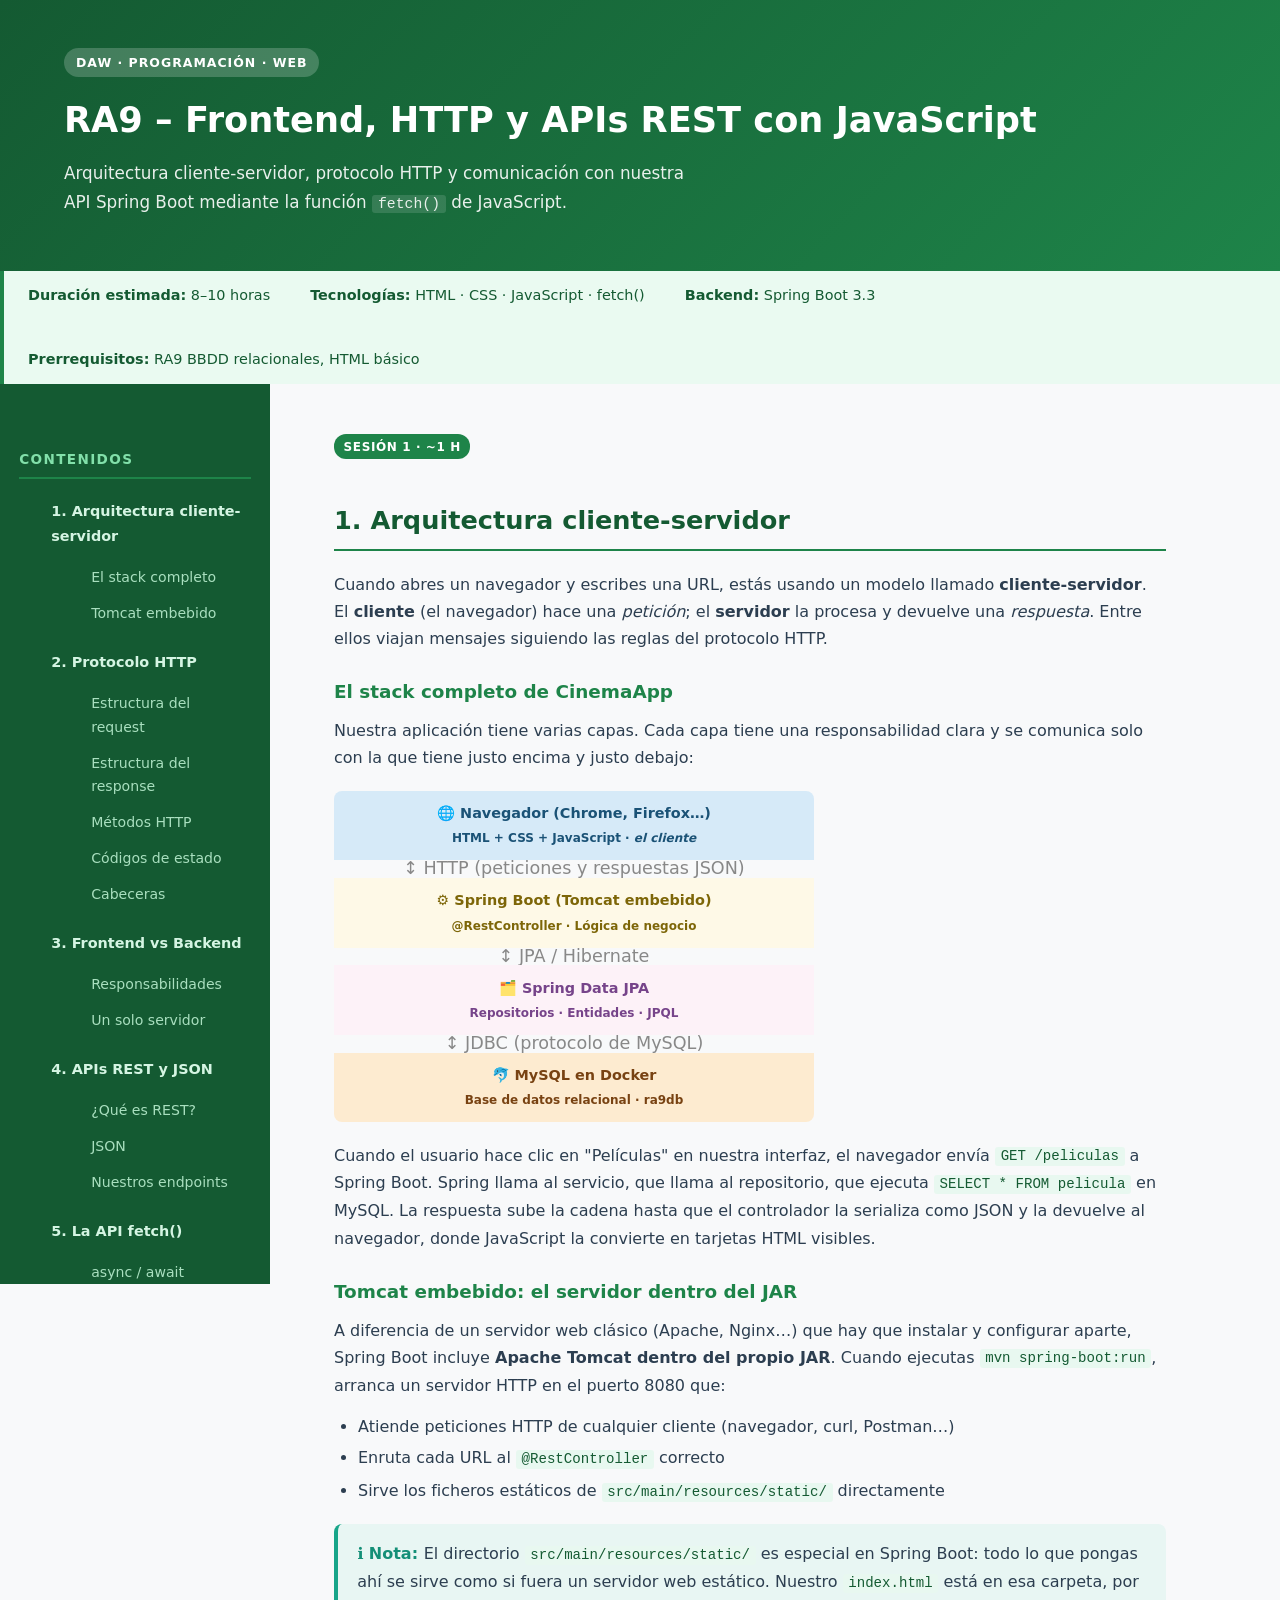
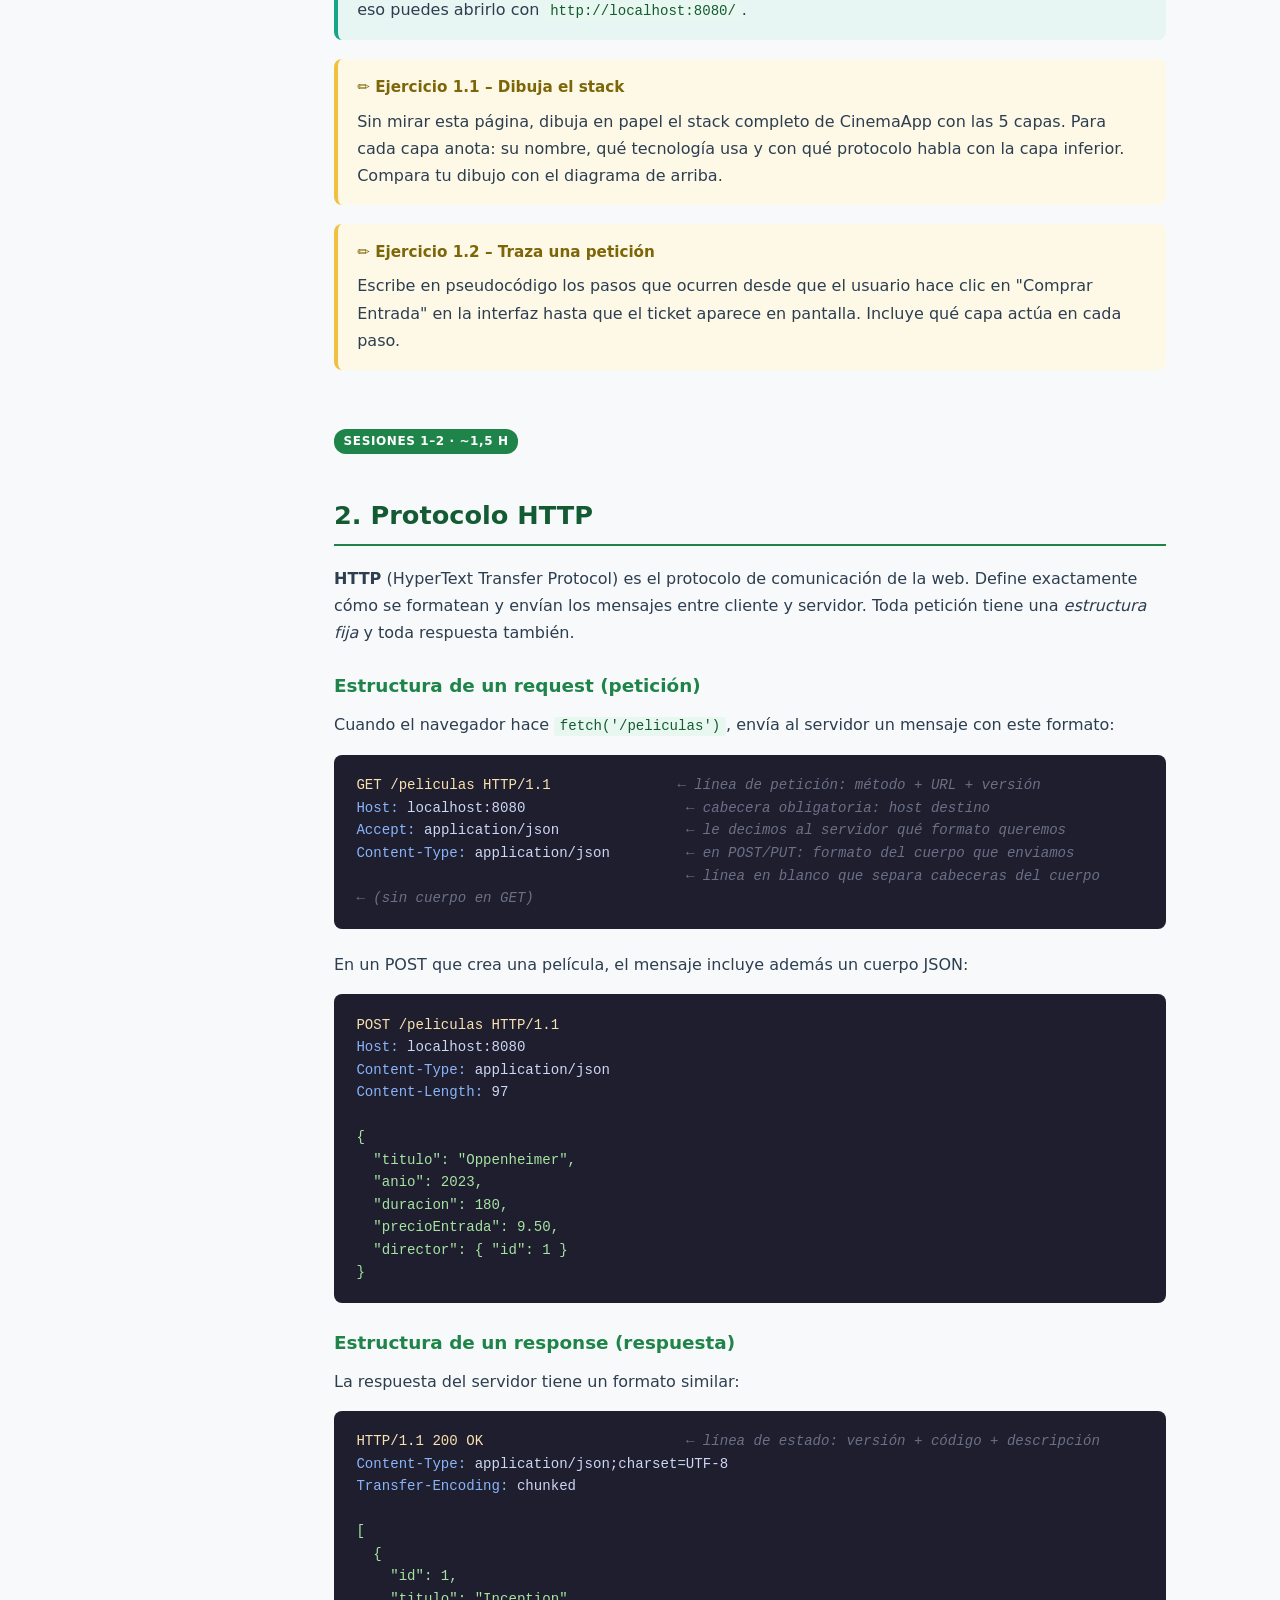
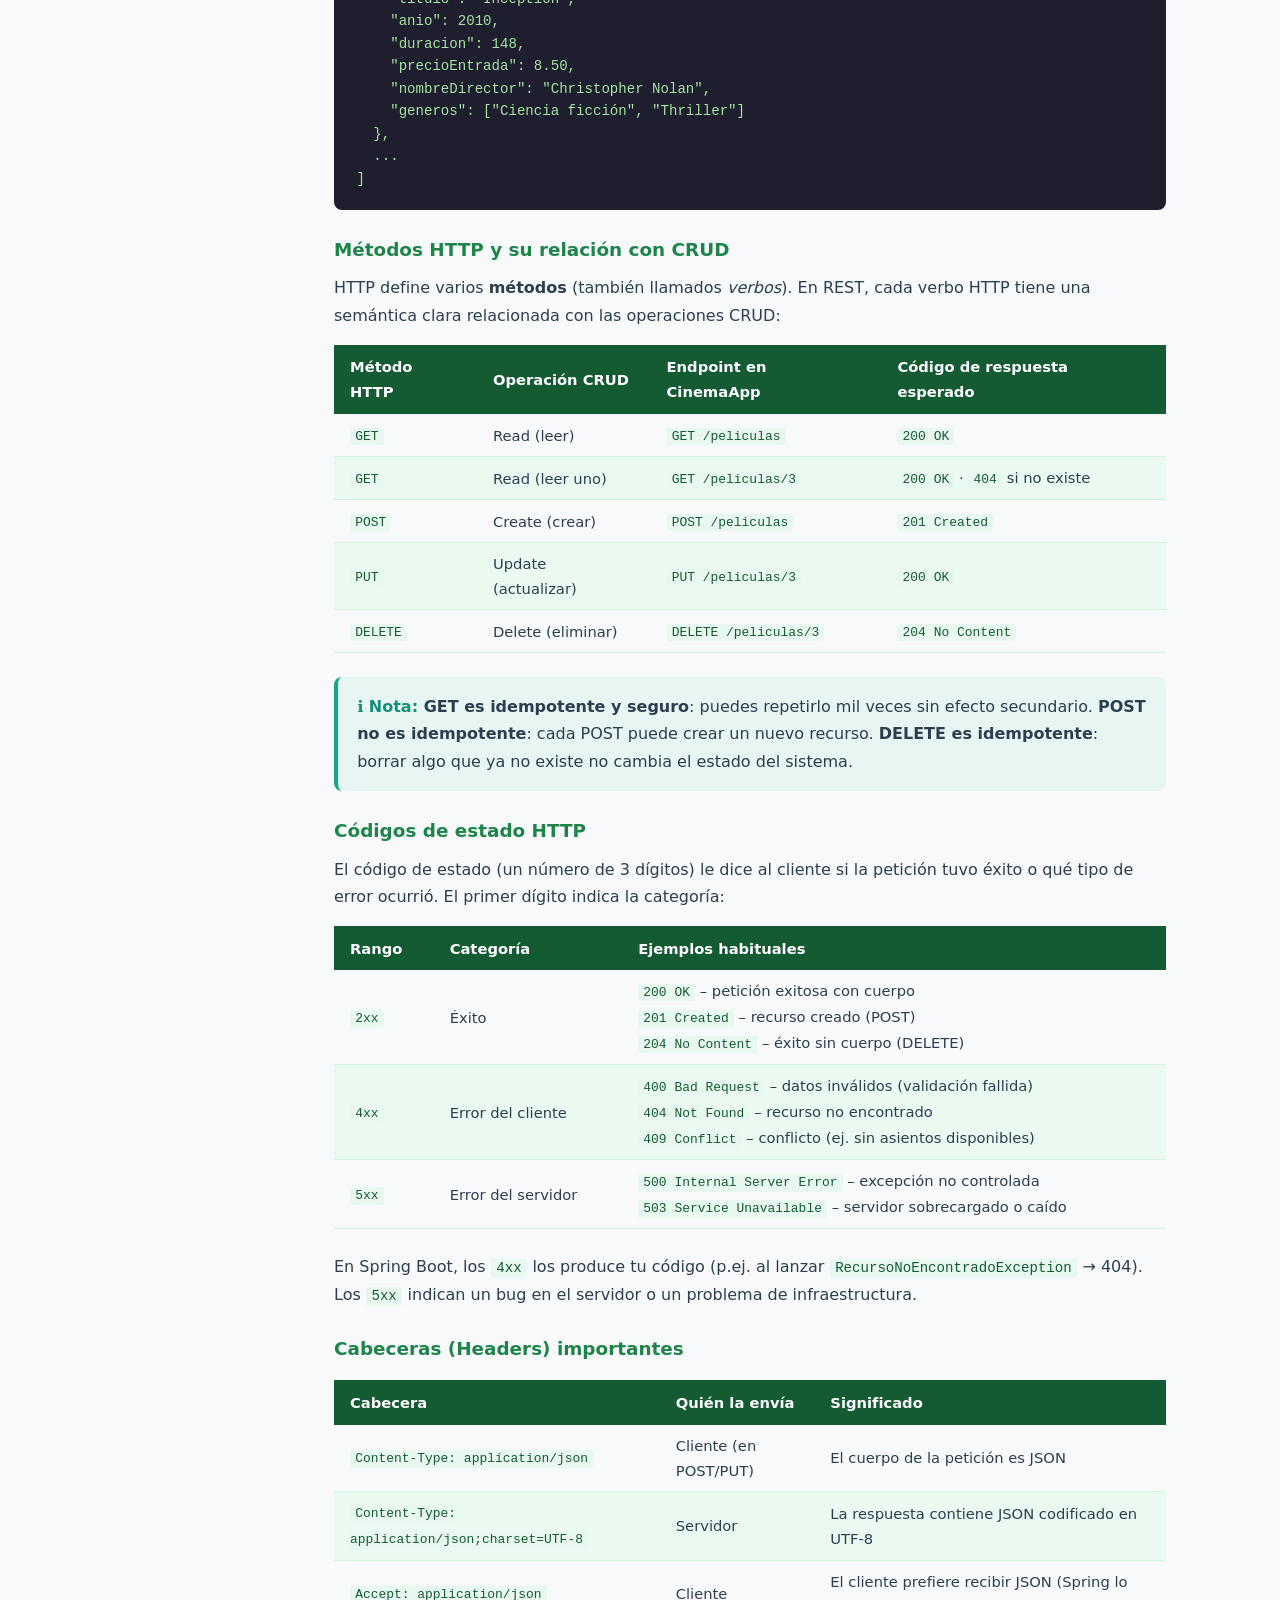
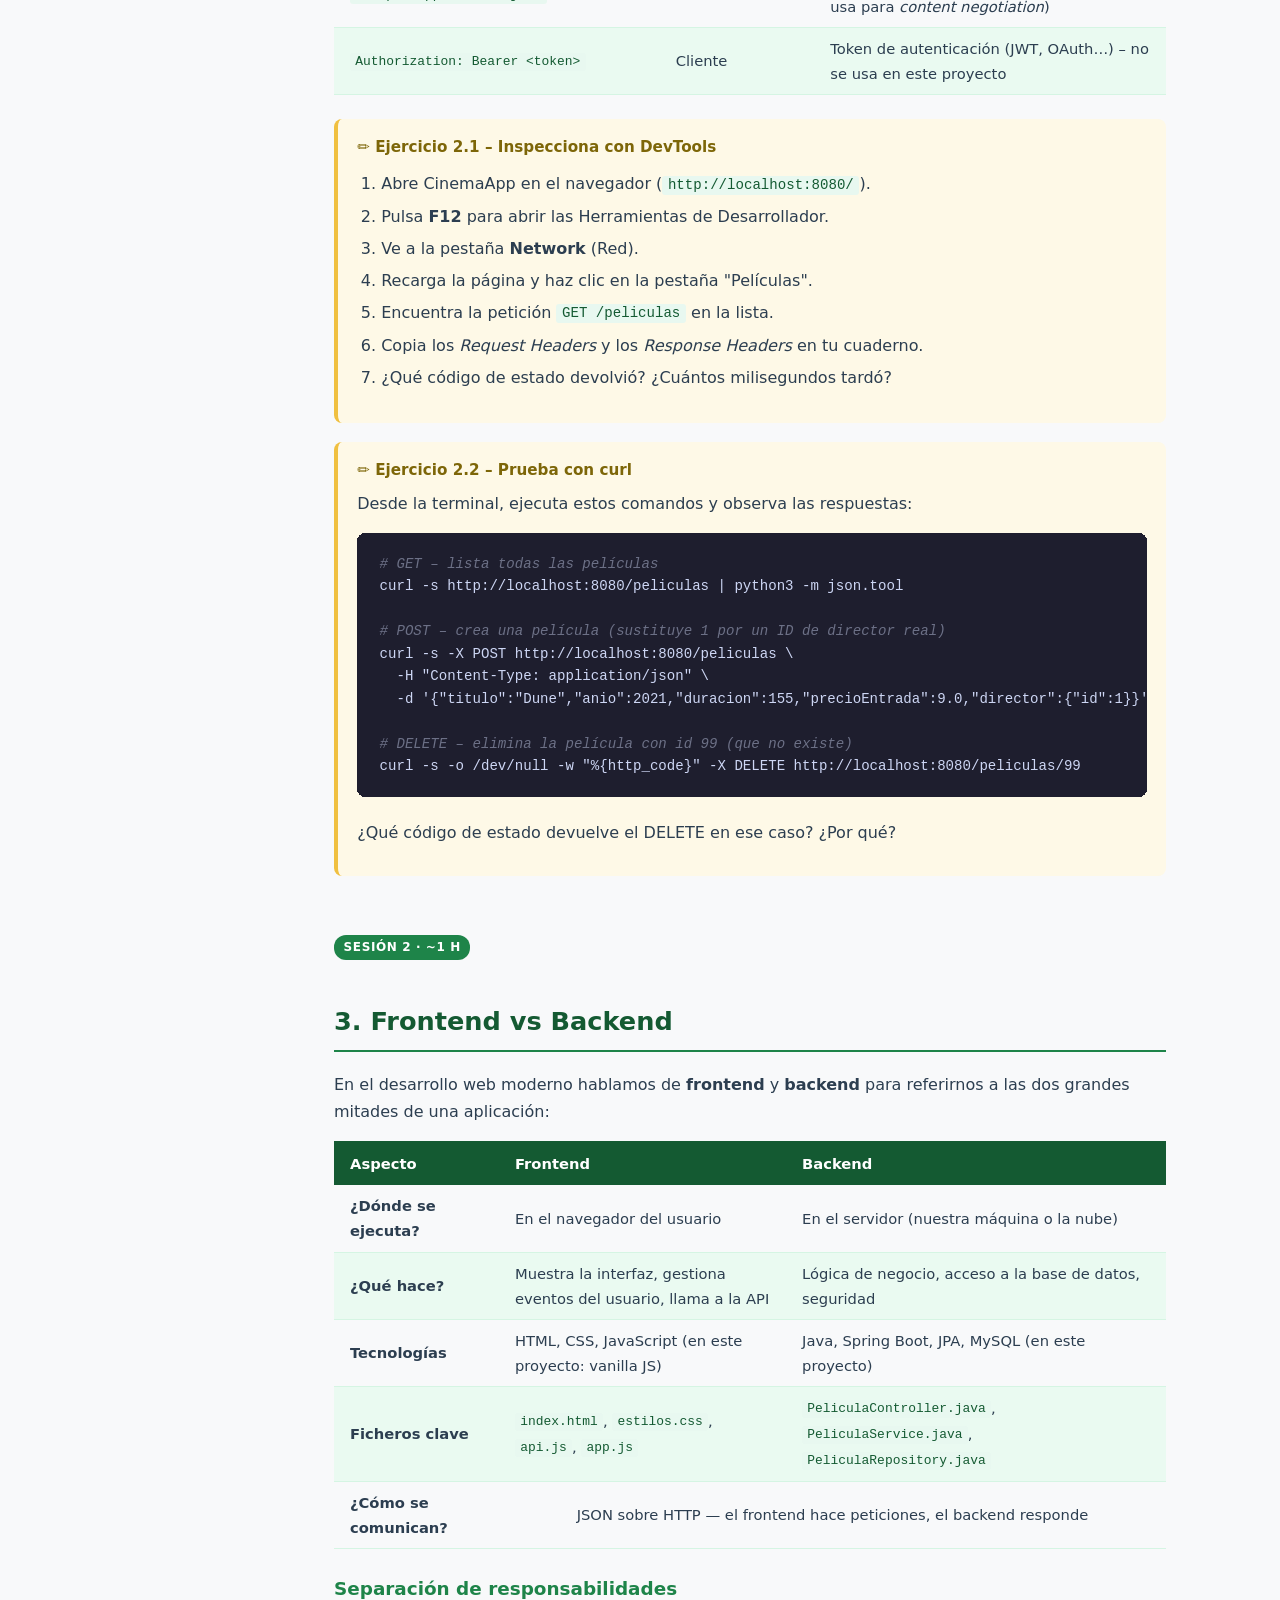
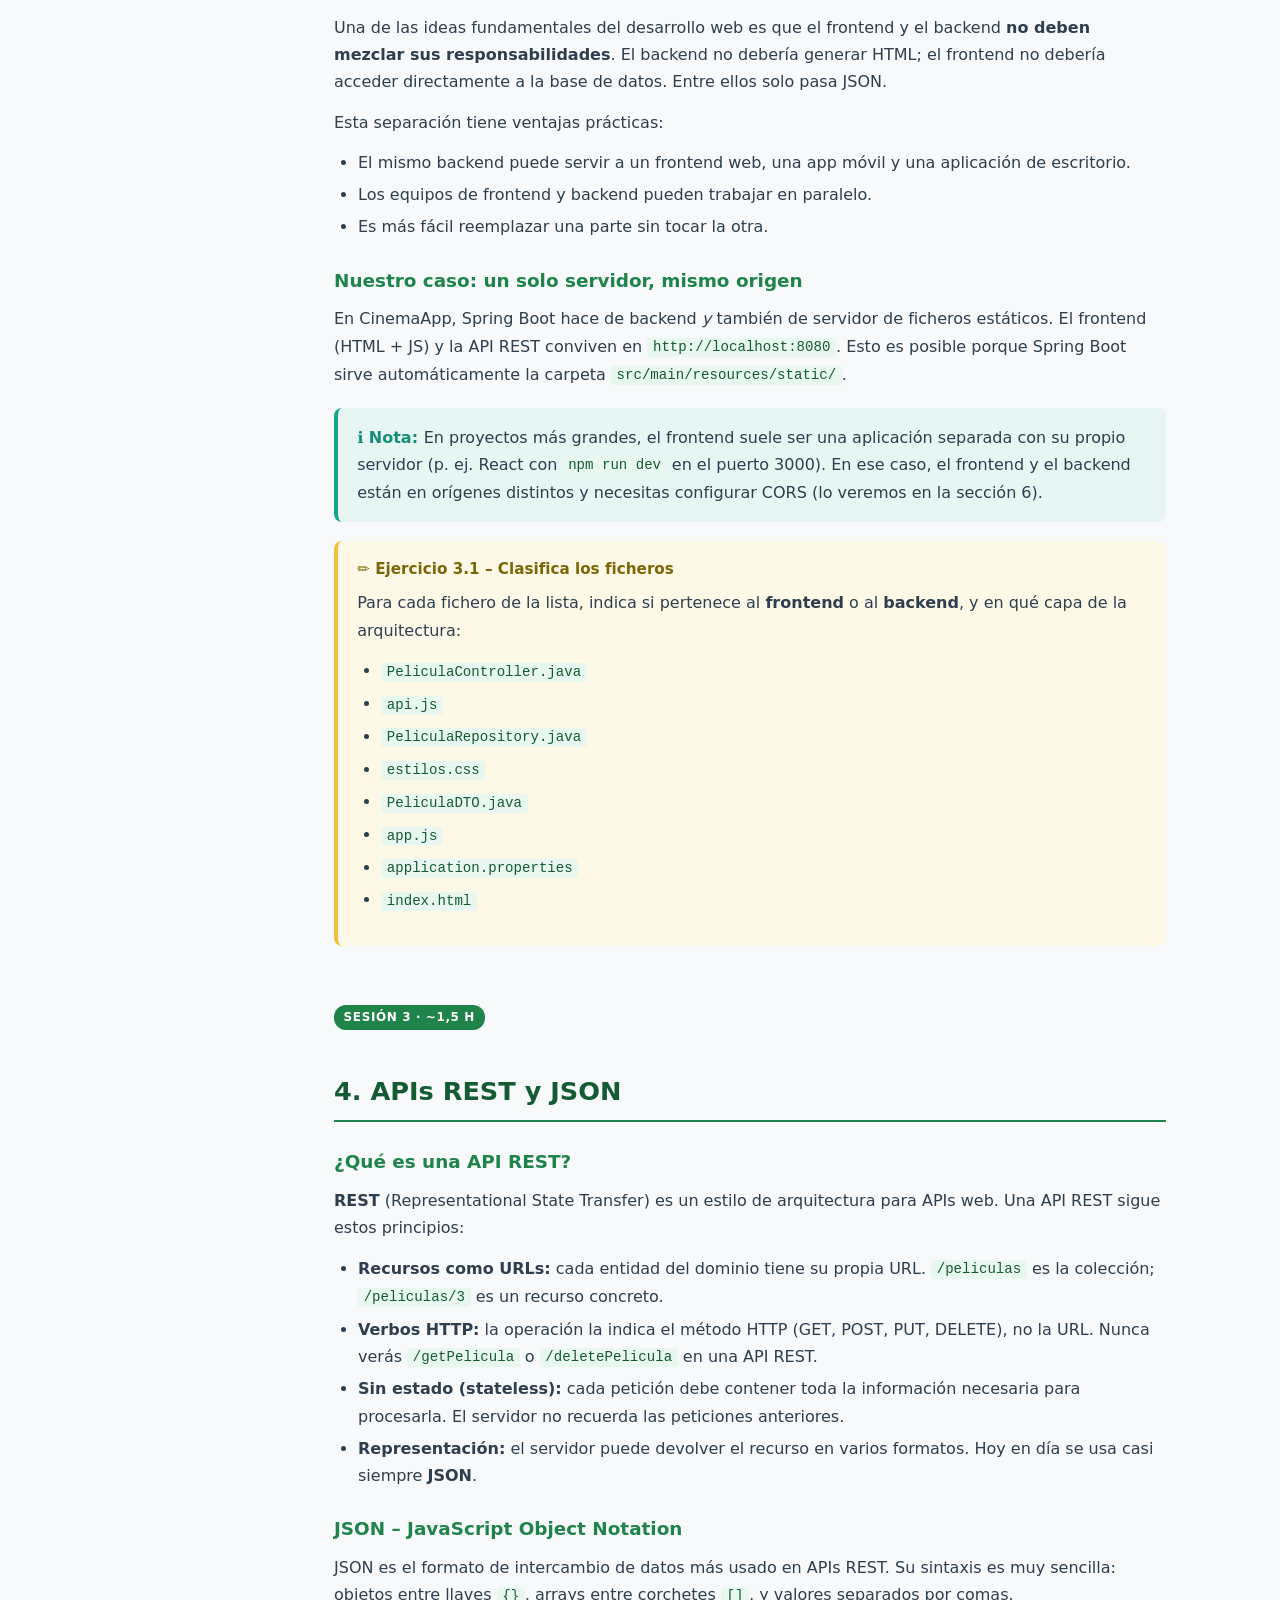
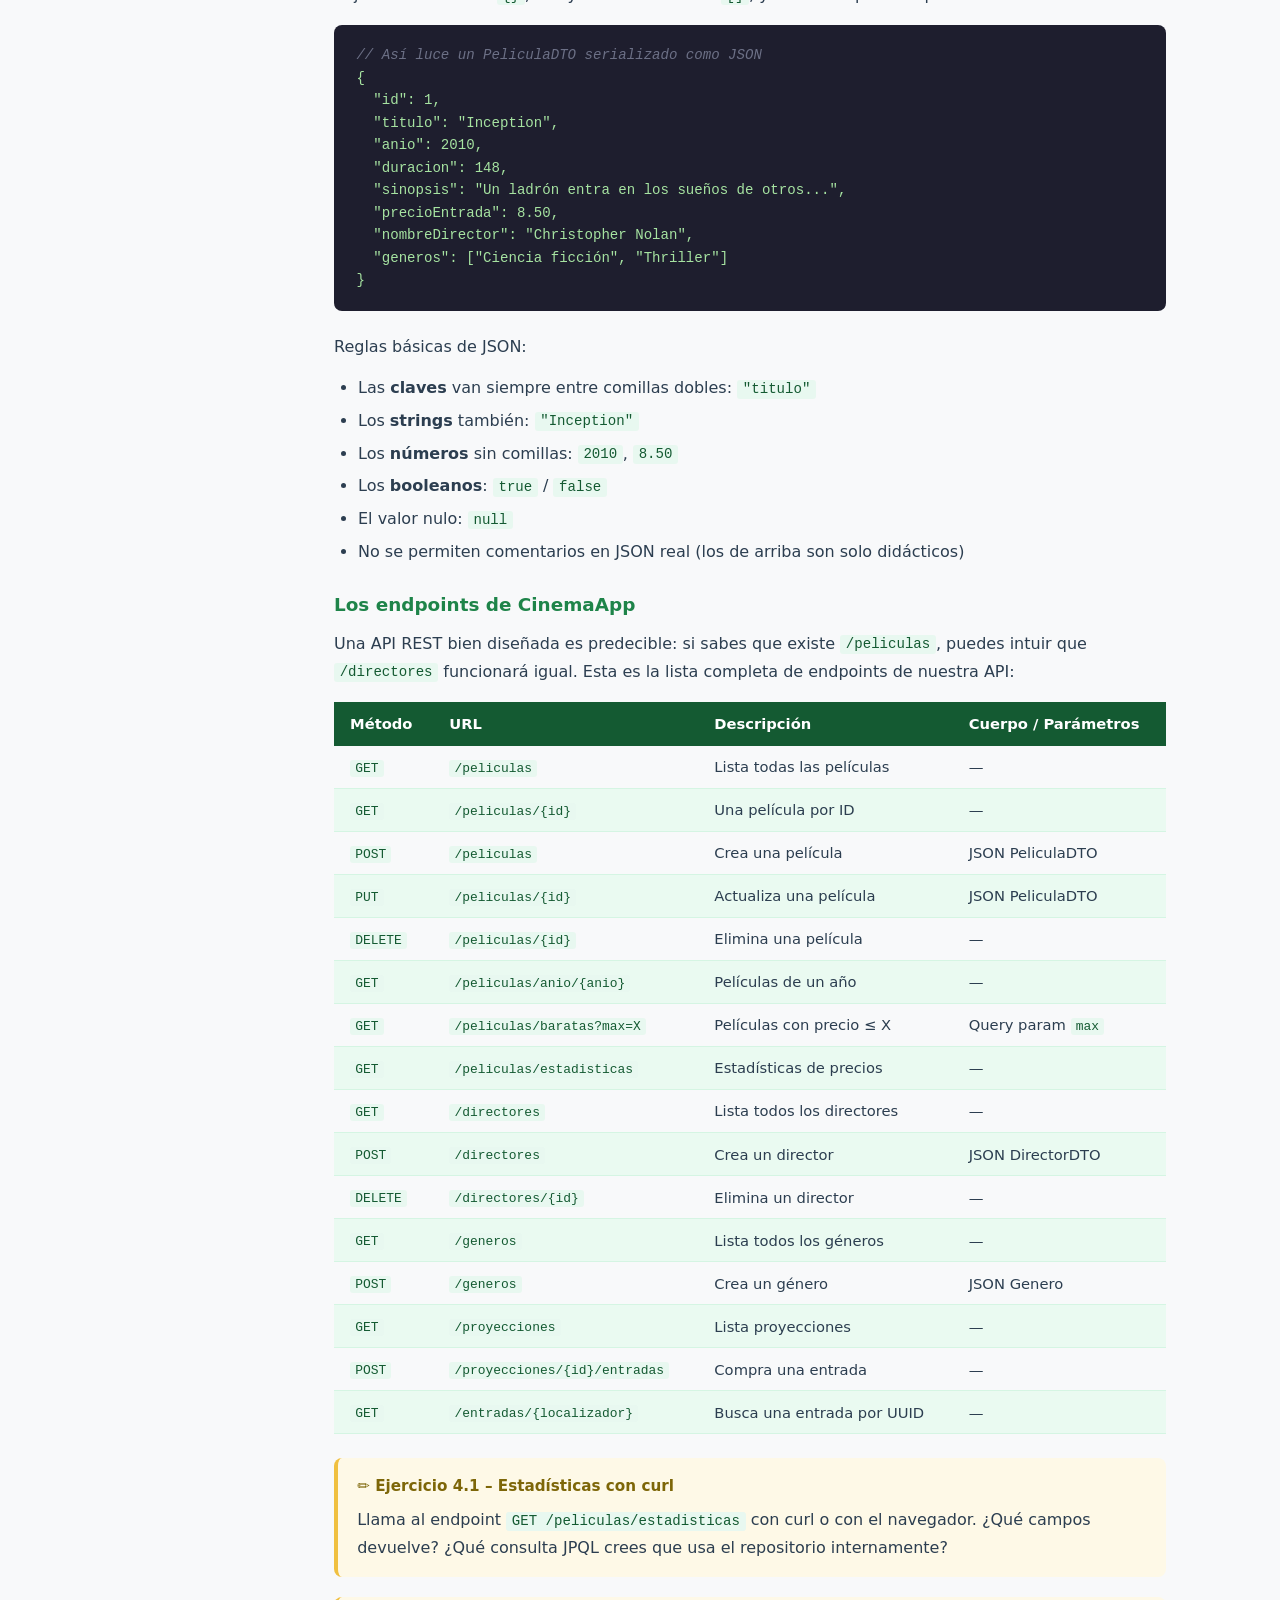
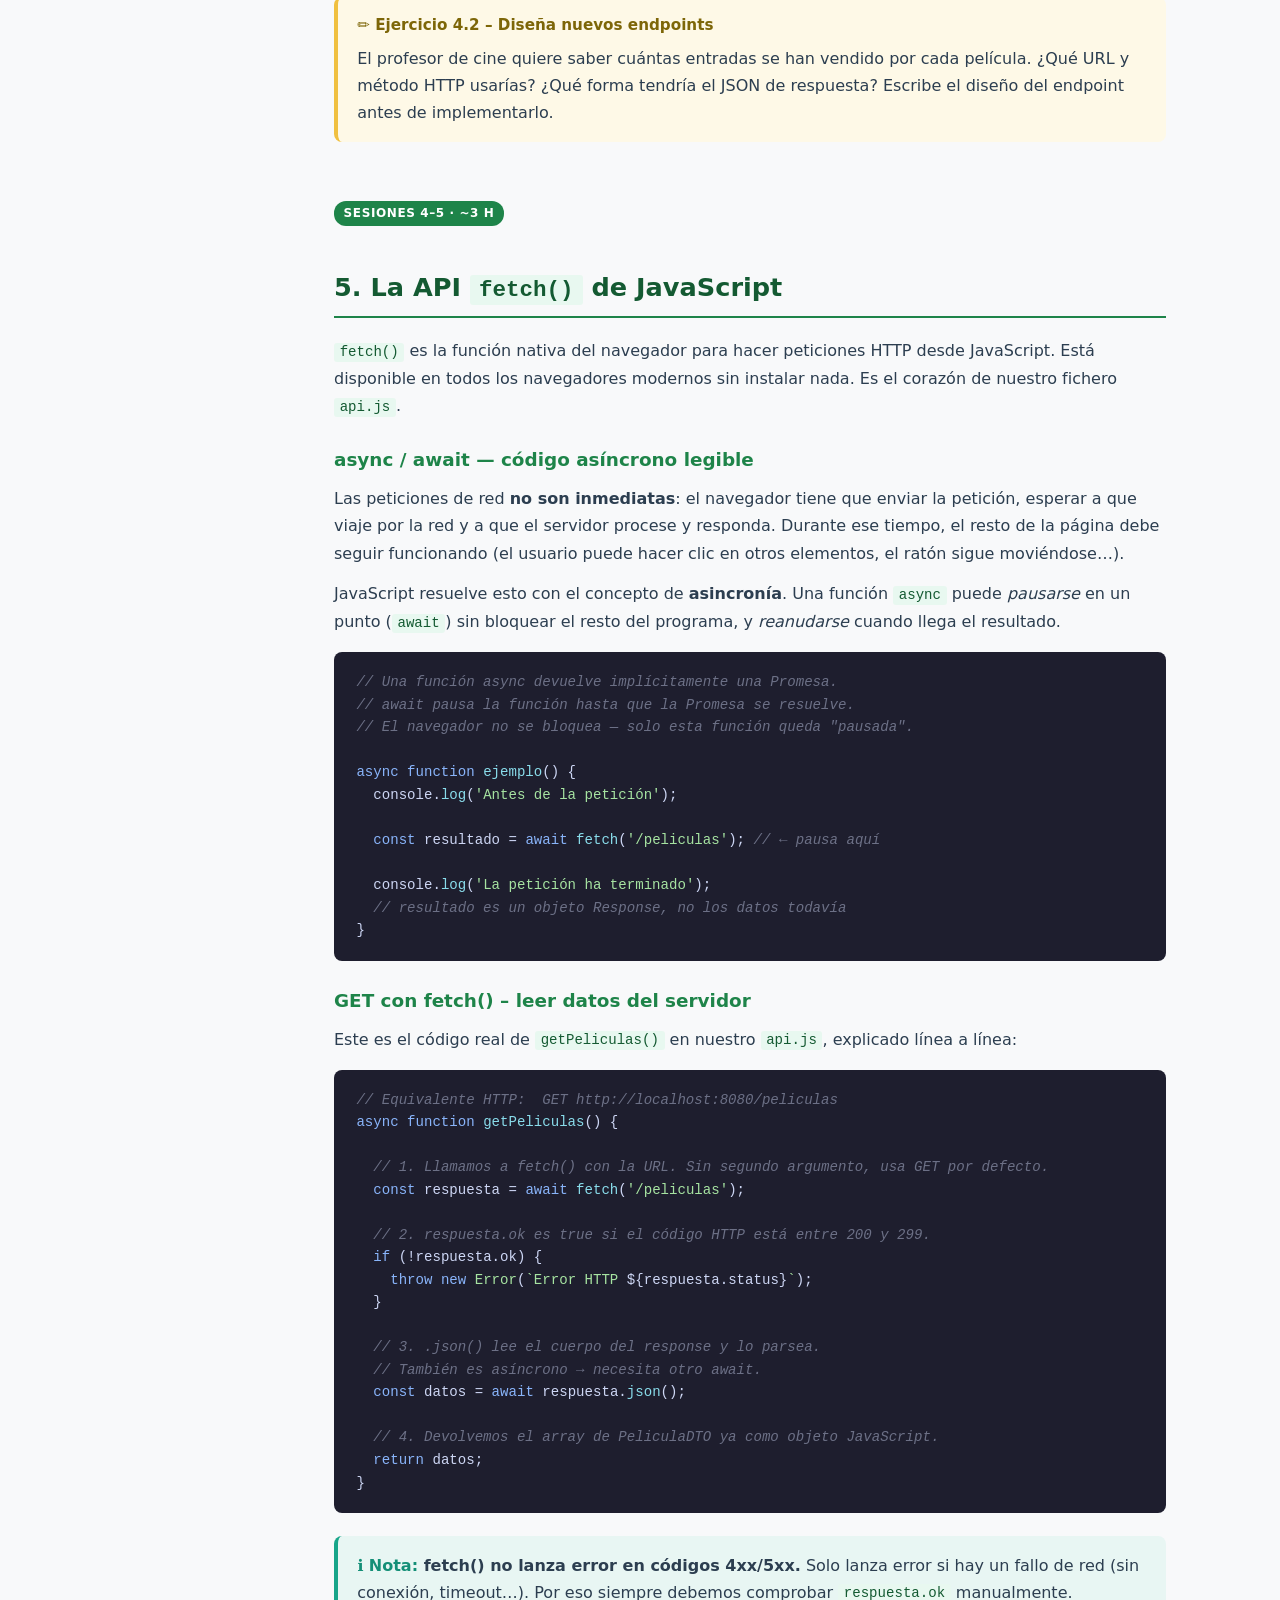
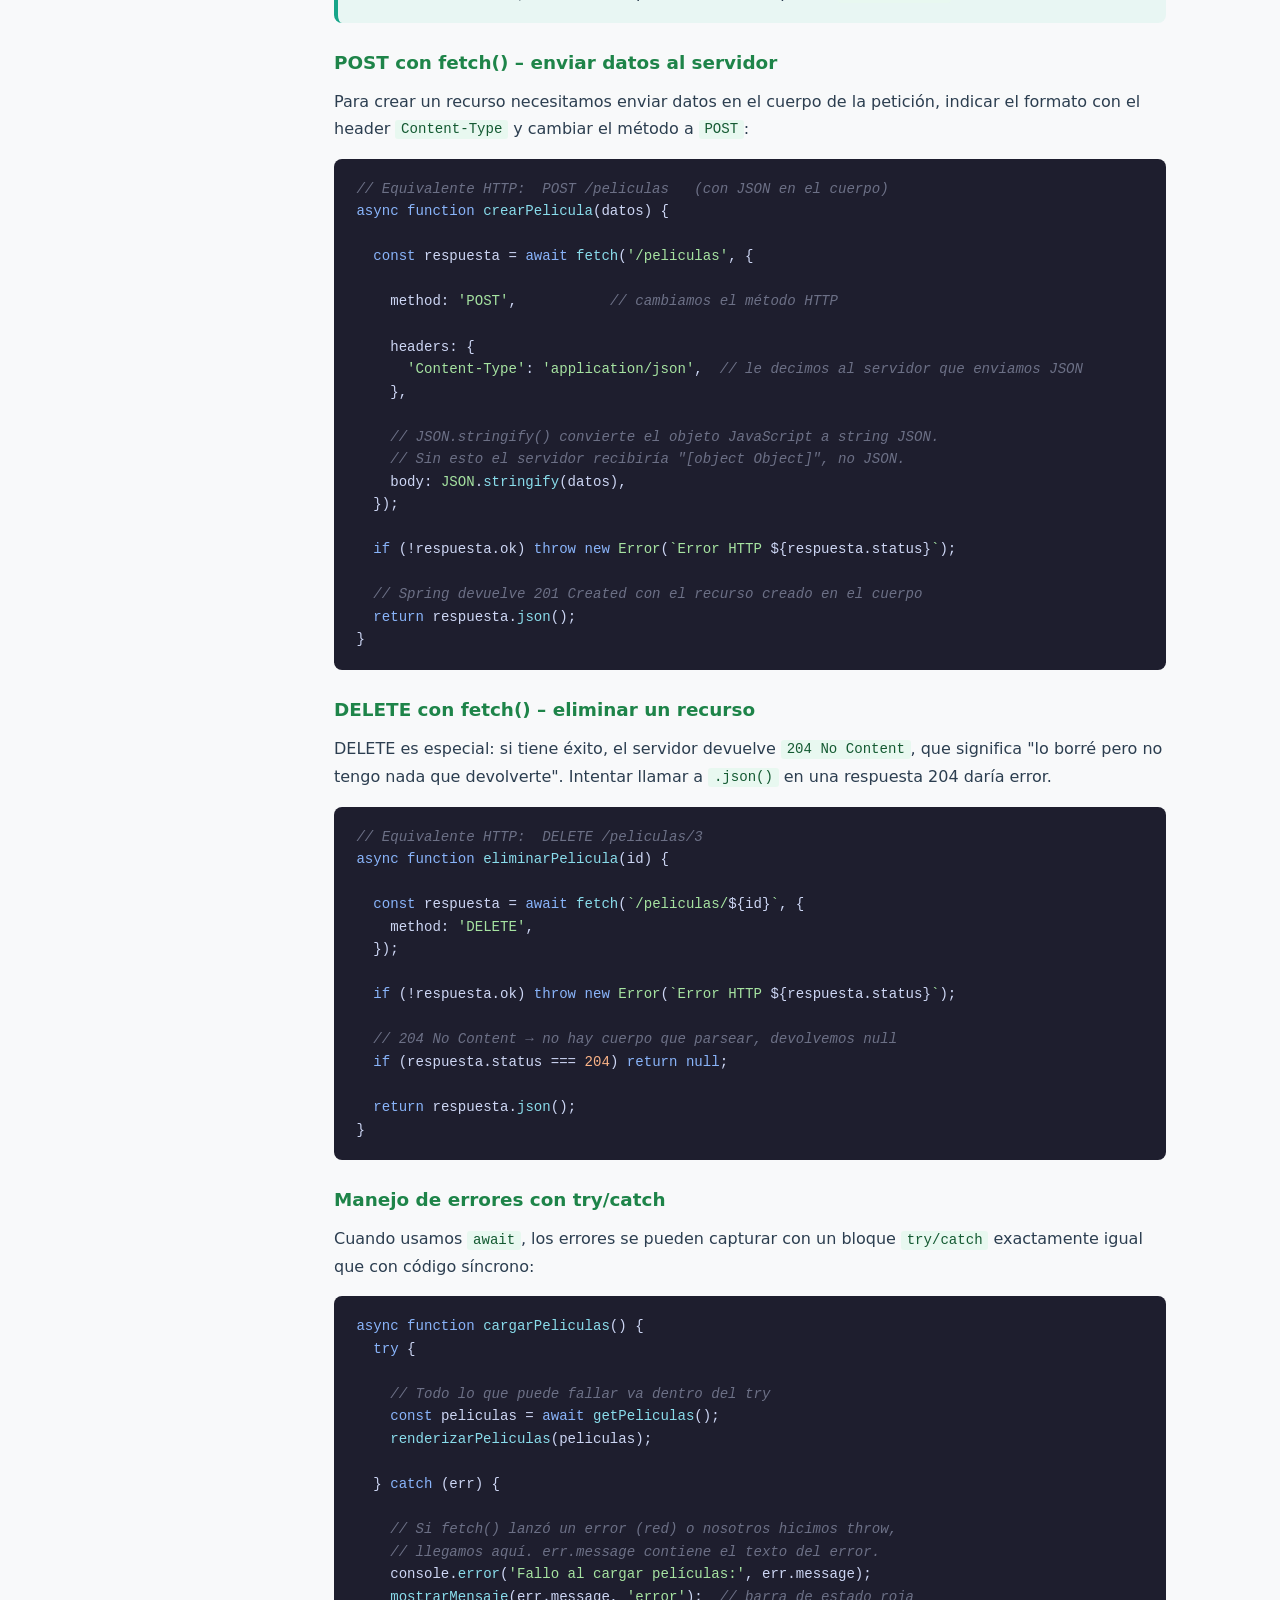
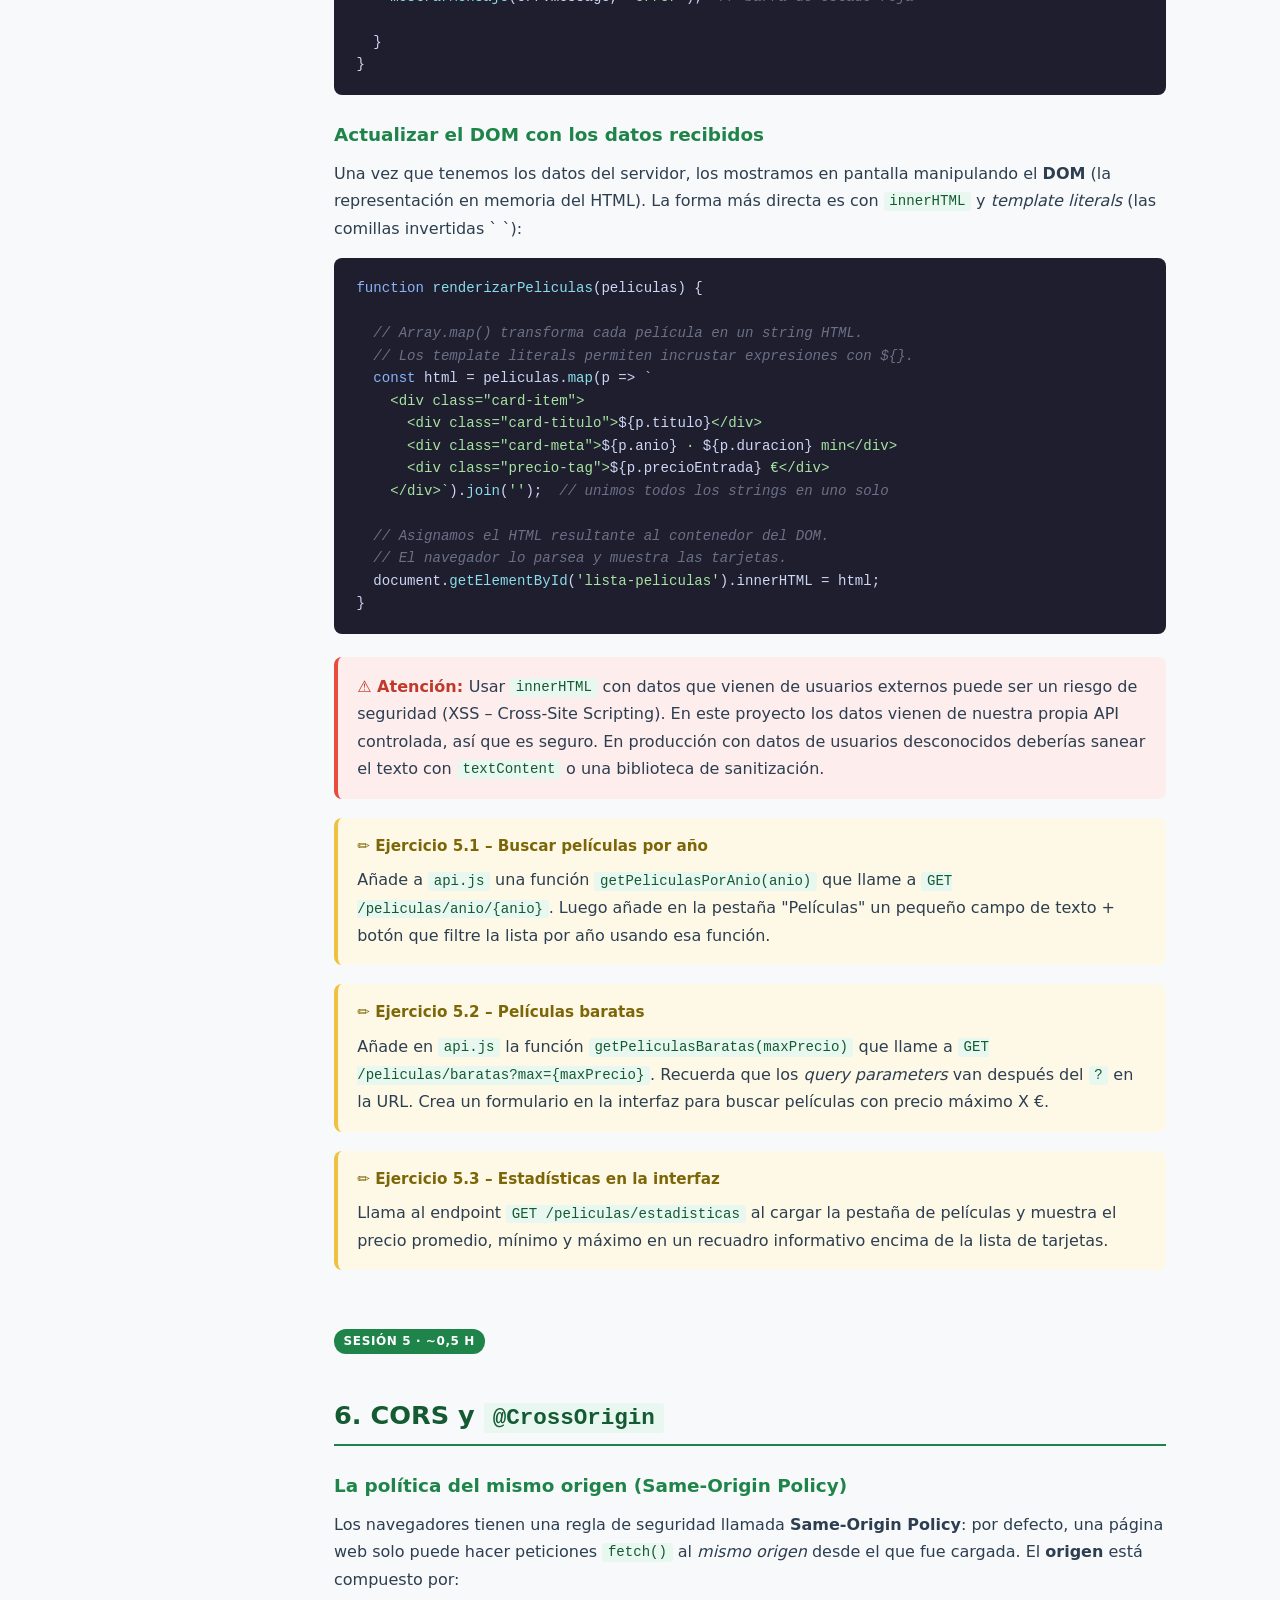
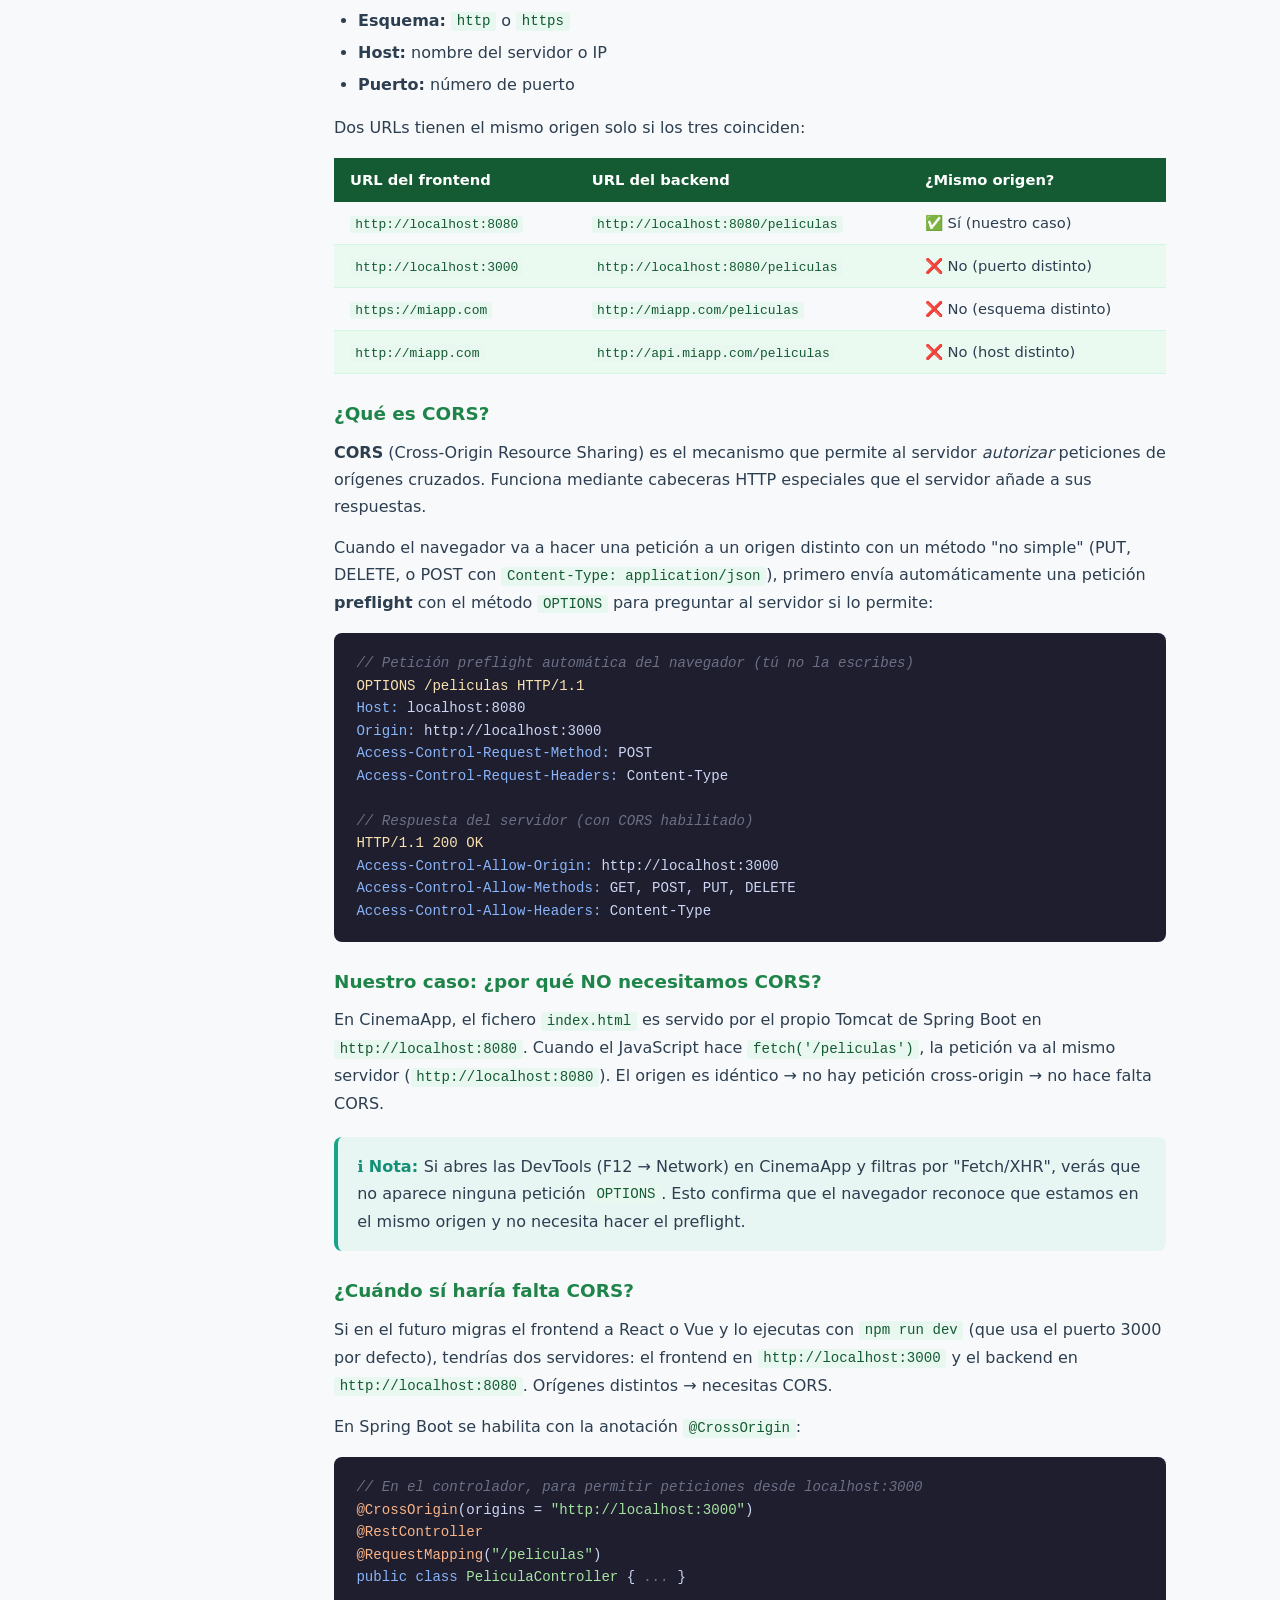
<file: docs/ra9-frontend-y-http.html>
<!DOCTYPE html>
<html lang="es">
<head>
  <meta charset="UTF-8" />
  <meta name="viewport" content="width=device-width, initial-scale=1.0" />
  <title>RA9 – Frontend, HTTP y APIs REST con JavaScript</title>
  <style>
    :root {
      --primary:   #145a32;
      --accent:    #1e8449;
      --light-bg:  #eafaf1;
      --code-bg:   #1e1e2e;
      --code-fg:   #cdd6f4;
      --exercise:  #fef9e7;
      --exercise-border: #f0c040;
      --note-bg:   #e8f6f3;
      --note-border: #17a589;
      --warn-bg:   #fdedec;
      --warn-border: #e74c3c;
      --font-main: 'Segoe UI', system-ui, sans-serif;
      --font-mono: 'Cascadia Code', 'Fira Code', 'Consolas', monospace;
    }

    * { box-sizing: border-box; margin: 0; padding: 0; }

    body {
      font-family: var(--font-main);
      font-size: 16px;
      line-height: 1.7;
      color: #2c3e50;
      background: #f8f9fa;
    }

    /* ── Layout ── */
    .page-wrapper { display: flex; min-height: 100vh; }

    nav#toc {
      width: 270px;
      min-width: 270px;
      background: var(--primary);
      color: #ecf0f1;
      padding: 2rem 1.2rem;
      position: sticky;
      top: 0;
      height: 100vh;
      overflow-y: auto;
    }

    nav#toc h2 {
      font-size: 0.85rem;
      text-transform: uppercase;
      letter-spacing: 0.1em;
      color: #82e0aa;
      margin-bottom: 1rem;
    }

    nav#toc ul { list-style: none; }
    nav#toc ul li { margin-bottom: 0.25rem; }

    nav#toc a {
      color: #a9dfbf;
      text-decoration: none;
      font-size: 0.88rem;
      display: block;
      padding: 0.25rem 0.5rem;
      border-radius: 4px;
      transition: background 0.15s;
    }
    nav#toc a:hover { background: rgba(255,255,255,0.1); color: #fff; }

    nav#toc .toc-section { margin-top: 0.8rem; }
    nav#toc .toc-section > a {
      color: #d5f5e3;
      font-weight: 600;
      font-size: 0.9rem;
    }
    nav#toc .toc-sub { padding-left: 1rem; }

    main {
      flex: 1;
      padding: 3rem 4rem;
      max-width: 960px;
    }

    /* ── Header ── */
    header {
      background: linear-gradient(135deg, var(--primary) 0%, var(--accent) 100%);
      color: white;
      padding: 3rem 4rem 2.5rem;
    }

    header .badge {
      display: inline-block;
      background: rgba(255,255,255,0.2);
      color: #fff;
      font-size: 0.78rem;
      font-weight: 600;
      letter-spacing: 0.08em;
      text-transform: uppercase;
      padding: 0.25rem 0.75rem;
      border-radius: 20px;
      margin-bottom: 0.8rem;
    }

    header h1 { font-size: 2.2rem; font-weight: 700; margin-bottom: 0.6rem; }
    header p { font-size: 1.05rem; opacity: 0.9; max-width: 640px; }

    .meta-bar {
      background: var(--light-bg);
      border-left: 4px solid var(--accent);
      padding: 0.75rem 1.5rem;
      display: flex;
      gap: 2.5rem;
      font-size: 0.9rem;
      color: var(--primary);
      flex-wrap: wrap;
    }
    .meta-bar strong { font-weight: 700; }

    /* ── Sections ── */
    section { margin-bottom: 3.5rem; }

    h2 {
      font-size: 1.6rem;
      color: var(--primary);
      border-bottom: 2px solid var(--accent);
      padding-bottom: 0.4rem;
      margin-bottom: 1.2rem;
      margin-top: 2rem;
    }

    h3 { font-size: 1.15rem; color: var(--accent); margin: 1.5rem 0 0.6rem; }
    h4 { font-size: 1rem; color: #555; margin: 1.2rem 0 0.4rem; font-weight: 600; }

    p { margin-bottom: 0.85rem; }
    ul, ol { margin: 0.6rem 0 1rem 1.5rem; }
    li { margin-bottom: 0.3rem; }

    /* ── Code ── */
    pre {
      background: var(--code-bg);
      color: var(--code-fg);
      padding: 1.2rem 1.4rem;
      border-radius: 8px;
      overflow-x: auto;
      font-family: var(--font-mono);
      font-size: 0.88rem;
      line-height: 1.6;
      margin: 1rem 0 1.4rem;
    }

    code {
      font-family: var(--font-mono);
      font-size: 0.88em;
      background: #e8f8f0;
      color: #145a32;
      padding: 0.1em 0.4em;
      border-radius: 3px;
    }

    pre code { background: transparent; color: inherit; padding: 0; border-radius: 0; font-size: 1em; }

    .kw  { color: #89b4fa; }
    .typ { color: #a6e3a1; }
    .str { color: #a6e3a1; }
    .cm  { color: #6c7086; font-style: italic; }
    .ann { color: #fab387; }
    .num { color: #fab387; }
    .mth { color: #89dceb; }
    .hl  { color: #f9e2af; }  /* highlight amarillo para URLs, status codes */

    /* ── Callouts ── */
    .note, .exercise, .warning, .resources {
      border-radius: 8px;
      padding: 1rem 1.2rem;
      margin: 1.2rem 0;
    }

    .note { background: var(--note-bg); border-left: 4px solid var(--note-border); }
    .note::before { content: "ℹ️  Nota: "; font-weight: 700; color: #148f77; }

    .warning { background: var(--warn-bg); border-left: 4px solid var(--warn-border); }
    .warning::before { content: "⚠️  Atención: "; font-weight: 700; color: #c0392b; }

    .exercise { background: var(--exercise); border-left: 4px solid var(--exercise-border); }
    .exercise-title { font-weight: 700; color: #7d6608; font-size: 0.95rem; margin-bottom: 0.4rem; }
    .exercise-title::before { content: "✏️  "; }

    .resources { background: #f4ecf7; border-left: 4px solid #8e44ad; }
    .resources-title { font-weight: 700; color: #6c3483; font-size: 0.95rem; margin-bottom: 0.5rem; }
    .resources-title::before { content: "🔗  "; }
    .resources ul { margin-bottom: 0; }
    .resources a { color: #7d3c98; }
    .resources a:hover { color: #6c3483; text-decoration: underline; }

    /* ── Tables ── */
    table { width: 100%; border-collapse: collapse; margin: 1rem 0 1.5rem; font-size: 0.92rem; }
    th { background: var(--primary); color: #fff; padding: 0.6rem 1rem; text-align: left; }
    td { padding: 0.5rem 1rem; border-bottom: 1px solid #d5f5e3; }
    tr:nth-child(even) td { background: #eafaf1; }

    /* ── Session label ── */
    .session-tag {
      display: inline-block;
      background: var(--accent);
      color: white;
      font-size: 0.75rem;
      font-weight: 600;
      padding: 0.15rem 0.6rem;
      border-radius: 12px;
      margin-bottom: 0.5rem;
      text-transform: uppercase;
      letter-spacing: 0.05em;
    }

    /* ── Diagrama de capas ── */
    .stack-diagram {
      display: flex;
      flex-direction: column;
      gap: 0;
      max-width: 480px;
      margin: 1.2rem 0;
      font-size: 0.9rem;
    }
    .stack-layer {
      padding: 0.65rem 1.2rem;
      font-weight: 600;
      text-align: center;
    }
    .stack-arrow {
      text-align: center;
      color: #888;
      font-size: 1.1rem;
      line-height: 1;
    }
    .layer-browser   { background: #d6eaf8; color: #1a5276; border-radius: 8px 8px 0 0; }
    .layer-http      { background: #d5f5e3; color: #145a32; }
    .layer-spring    { background: #fef9e7; color: #7d6608; }
    .layer-jpa       { background: #fdf2f8; color: #76448a; }
    .layer-mysql     { background: #fdebd0; color: #784212; border-radius: 0 0 8px 8px; }

    /* ── Footer ── */
    footer { background: var(--primary); color: #a9dfbf; text-align: center; padding: 1.5rem; font-size: 0.85rem; }

    @media (max-width: 900px) {
      nav#toc { display: none; }
      main { padding: 1.5rem; }
      header { padding: 2rem 1.5rem; }
    }
  </style>
</head>
<body>

<header>
  <div class="badge">DAW · Programación · Web</div>
  <h1>RA9 – Frontend, HTTP y APIs REST con JavaScript</h1>
  <p>Arquitectura cliente-servidor, protocolo HTTP y comunicación con nuestra API Spring Boot
     mediante la función <code style="background:rgba(255,255,255,0.15);color:#fff">fetch()</code> de JavaScript.</p>
</header>

<div class="meta-bar">
  <span><strong>Duración estimada:</strong> 8–10 horas</span>
  <span><strong>Tecnologías:</strong> HTML · CSS · JavaScript · fetch()</span>
  <span><strong>Backend:</strong> Spring Boot 3.3</span>
  <span><strong>Prerrequisitos:</strong> RA9 BBDD relacionales, HTML básico</span>
</div>

<div class="page-wrapper">

  <!-- ──────────────── SIDEBAR TOC ──────────────── -->
  <nav id="toc">
    <h2>Contenidos</h2>
    <ul>
      <li class="toc-section"><a href="#arquitectura">1. Arquitectura cliente-servidor</a>
        <ul class="toc-sub">
          <li><a href="#stack-completo">El stack completo</a></li>
          <li><a href="#tomcat-embebido">Tomcat embebido</a></li>
        </ul>
      </li>
      <li class="toc-section"><a href="#http">2. Protocolo HTTP</a>
        <ul class="toc-sub">
          <li><a href="#request">Estructura del request</a></li>
          <li><a href="#response">Estructura del response</a></li>
          <li><a href="#metodos">Métodos HTTP</a></li>
          <li><a href="#codigos">Códigos de estado</a></li>
          <li><a href="#headers">Cabeceras</a></li>
        </ul>
      </li>
      <li class="toc-section"><a href="#frontend-backend">3. Frontend vs Backend</a>
        <ul class="toc-sub">
          <li><a href="#responsabilidades">Responsabilidades</a></li>
          <li><a href="#misma-maquina">Un solo servidor</a></li>
        </ul>
      </li>
      <li class="toc-section"><a href="#rest">4. APIs REST y JSON</a>
        <ul class="toc-sub">
          <li><a href="#que-es-rest">¿Qué es REST?</a></li>
          <li><a href="#json">JSON</a></li>
          <li><a href="#endpoints">Nuestros endpoints</a></li>
        </ul>
      </li>
      <li class="toc-section"><a href="#fetch">5. La API fetch()</a>
        <ul class="toc-sub">
          <li><a href="#async-await">async / await</a></li>
          <li><a href="#get-fetch">GET con fetch()</a></li>
          <li><a href="#post-fetch">POST con fetch()</a></li>
          <li><a href="#delete-fetch">DELETE con fetch()</a></li>
          <li><a href="#errores-fetch">Manejo de errores</a></li>
          <li><a href="#dom">Actualizar el DOM</a></li>
        </ul>
      </li>
      <li class="toc-section"><a href="#cors">6. CORS y @CrossOrigin</a>
        <ul class="toc-sub">
          <li><a href="#same-origin">Same-Origin Policy</a></li>
          <li><a href="#cuando-cors">¿Cuándo hace falta CORS?</a></li>
        </ul>
      </li>
      <li class="toc-section"><a href="#recursos">Recursos</a></li>
    </ul>
  </nav>

  <!-- ──────────────── MAIN CONTENT ──────────────── -->
  <main>

    <!-- ════════════════════════════════════════════
         SECCIÓN 1 – ARQUITECTURA CLIENTE-SERVIDOR
    ═════════════════════════════════════════════ -->
    <section id="arquitectura">
      <div class="session-tag">Sesión 1 · ~1 h</div>
      <h2>1. Arquitectura cliente-servidor</h2>

      <p>
        Cuando abres un navegador y escribes una URL, estás usando un modelo llamado
        <strong>cliente-servidor</strong>. El <strong>cliente</strong> (el navegador) hace una
        <em>petición</em>; el <strong>servidor</strong> la procesa y devuelve una <em>respuesta</em>.
        Entre ellos viajan mensajes siguiendo las reglas del protocolo HTTP.
      </p>

      <h3 id="stack-completo">El stack completo de CinemaApp</h3>
      <p>
        Nuestra aplicación tiene varias capas. Cada capa tiene una responsabilidad clara y se
        comunica solo con la que tiene justo encima y justo debajo:
      </p>

      <div class="stack-diagram">
        <div class="stack-layer layer-browser">🌐 Navegador (Chrome, Firefox…)<br/><small>HTML + CSS + JavaScript · <em>el cliente</em></small></div>
        <div class="stack-arrow">↕ HTTP (peticiones y respuestas JSON)</div>
        <div class="stack-layer layer-spring">⚙️ Spring Boot (Tomcat embebido)<br/><small>@RestController · Lógica de negocio</small></div>
        <div class="stack-arrow">↕ JPA / Hibernate</div>
        <div class="stack-layer layer-jpa">🗂️ Spring Data JPA<br/><small>Repositorios · Entidades · JPQL</small></div>
        <div class="stack-arrow">↕ JDBC (protocolo de MySQL)</div>
        <div class="stack-layer layer-mysql">🐬 MySQL en Docker<br/><small>Base de datos relacional · ra9db</small></div>
      </div>

      <p>
        Cuando el usuario hace clic en "Películas" en nuestra interfaz, el navegador envía
        <code>GET /peliculas</code> a Spring Boot. Spring llama al servicio, que llama al repositorio,
        que ejecuta <code>SELECT * FROM pelicula</code> en MySQL. La respuesta sube la cadena hasta
        que el controlador la serializa como JSON y la devuelve al navegador, donde JavaScript
        la convierte en tarjetas HTML visibles.
      </p>

      <h3 id="tomcat-embebido">Tomcat embebido: el servidor dentro del JAR</h3>
      <p>
        A diferencia de un servidor web clásico (Apache, Nginx…) que hay que instalar y configurar
        aparte, Spring Boot incluye <strong>Apache Tomcat dentro del propio JAR</strong>. Cuando
        ejecutas <code>mvn spring-boot:run</code>, arranca un servidor HTTP en el puerto 8080 que:
      </p>
      <ul>
        <li>Atiende peticiones HTTP de cualquier cliente (navegador, curl, Postman…)</li>
        <li>Enruta cada URL al <code>@RestController</code> correcto</li>
        <li>Sirve los ficheros estáticos de <code>src/main/resources/static/</code> directamente</li>
      </ul>

      <div class="note">
        El directorio <code>src/main/resources/static/</code> es especial en Spring Boot: todo lo
        que pongas ahí se sirve como si fuera un servidor web estático. Nuestro
        <code>index.html</code> está en esa carpeta, por eso puedes abrirlo con
        <code>http://localhost:8080/</code>.
      </div>

      <div class="exercise">
        <div class="exercise-title">Ejercicio 1.1 – Dibuja el stack</div>
        Sin mirar esta página, dibuja en papel el stack completo de CinemaApp con las 5 capas.
        Para cada capa anota: su nombre, qué tecnología usa y con qué protocolo habla con la
        capa inferior. Compara tu dibujo con el diagrama de arriba.
      </div>

      <div class="exercise">
        <div class="exercise-title">Ejercicio 1.2 – Traza una petición</div>
        Escribe en pseudocódigo los pasos que ocurren desde que el usuario hace clic en
        "Comprar Entrada" en la interfaz hasta que el ticket aparece en pantalla. Incluye qué
        capa actúa en cada paso.
      </div>
    </section>


    <!-- ════════════════════════════════════════════
         SECCIÓN 2 – PROTOCOLO HTTP
    ═════════════════════════════════════════════ -->
    <section id="http">
      <div class="session-tag">Sesiones 1–2 · ~1,5 h</div>
      <h2>2. Protocolo HTTP</h2>

      <p>
        <strong>HTTP</strong> (HyperText Transfer Protocol) es el protocolo de comunicación de
        la web. Define exactamente cómo se formatean y envían los mensajes entre cliente y servidor.
        Toda petición tiene una <em>estructura fija</em> y toda respuesta también.
      </p>

      <h3 id="request">Estructura de un request (petición)</h3>
      <p>
        Cuando el navegador hace <code>fetch('/peliculas')</code>, envía al servidor un mensaje
        con este formato:
      </p>

      <pre><code><span class="hl">GET /peliculas HTTP/1.1</span>               <span class="cm">← línea de petición: método + URL + versión</span>
<span class="kw">Host:</span> localhost:8080                   <span class="cm">← cabecera obligatoria: host destino</span>
<span class="kw">Accept:</span> application/json               <span class="cm">← le decimos al servidor qué formato queremos</span>
<span class="kw">Content-Type:</span> application/json         <span class="cm">← en POST/PUT: formato del cuerpo que enviamos</span>
                                       <span class="cm">← línea en blanco que separa cabeceras del cuerpo</span>
<span class="cm">← (sin cuerpo en GET)</span></code></pre>

      <p>En un POST que crea una película, el mensaje incluye además un cuerpo JSON:</p>

      <pre><code><span class="hl">POST /peliculas HTTP/1.1</span>
<span class="kw">Host:</span> localhost:8080
<span class="kw">Content-Type:</span> application/json
<span class="kw">Content-Length:</span> 97

<span class="str">{
  "titulo": "Oppenheimer",
  "anio": 2023,
  "duracion": 180,
  "precioEntrada": 9.50,
  "director": { "id": 1 }
}</span></code></pre>

      <h3 id="response">Estructura de un response (respuesta)</h3>
      <p>La respuesta del servidor tiene un formato similar:</p>

      <pre><code><span class="hl">HTTP/1.1 200 OK</span>                        <span class="cm">← línea de estado: versión + código + descripción</span>
<span class="kw">Content-Type:</span> application/json;charset=UTF-8
<span class="kw">Transfer-Encoding:</span> chunked

<span class="str">[
  {
    "id": 1,
    "titulo": "Inception",
    "anio": 2010,
    "duracion": 148,
    "precioEntrada": 8.50,
    "nombreDirector": "Christopher Nolan",
    "generos": ["Ciencia ficción", "Thriller"]
  },
  ...
]</span></code></pre>

      <h3 id="metodos">Métodos HTTP y su relación con CRUD</h3>
      <p>
        HTTP define varios <strong>métodos</strong> (también llamados <em>verbos</em>). En REST,
        cada verbo HTTP tiene una semántica clara relacionada con las operaciones CRUD:
      </p>

      <table>
        <thead>
          <tr>
            <th>Método HTTP</th>
            <th>Operación CRUD</th>
            <th>Endpoint en CinemaApp</th>
            <th>Código de respuesta esperado</th>
          </tr>
        </thead>
        <tbody>
          <tr>
            <td><code>GET</code></td>
            <td>Read (leer)</td>
            <td><code>GET /peliculas</code></td>
            <td><code>200 OK</code></td>
          </tr>
          <tr>
            <td><code>GET</code></td>
            <td>Read (leer uno)</td>
            <td><code>GET /peliculas/3</code></td>
            <td><code>200 OK</code> · <code>404</code> si no existe</td>
          </tr>
          <tr>
            <td><code>POST</code></td>
            <td>Create (crear)</td>
            <td><code>POST /peliculas</code></td>
            <td><code>201 Created</code></td>
          </tr>
          <tr>
            <td><code>PUT</code></td>
            <td>Update (actualizar)</td>
            <td><code>PUT /peliculas/3</code></td>
            <td><code>200 OK</code></td>
          </tr>
          <tr>
            <td><code>DELETE</code></td>
            <td>Delete (eliminar)</td>
            <td><code>DELETE /peliculas/3</code></td>
            <td><code>204 No Content</code></td>
          </tr>
        </tbody>
      </table>

      <div class="note">
        <strong>GET es idempotente y seguro</strong>: puedes repetirlo mil veces sin efecto
        secundario. <strong>POST no es idempotente</strong>: cada POST puede crear un nuevo recurso.
        <strong>DELETE es idempotente</strong>: borrar algo que ya no existe no cambia el estado del sistema.
      </div>

      <h3 id="codigos">Códigos de estado HTTP</h3>
      <p>
        El código de estado (un número de 3 dígitos) le dice al cliente si la petición tuvo
        éxito o qué tipo de error ocurrió. El primer dígito indica la categoría:
      </p>

      <table>
        <thead>
          <tr><th>Rango</th><th>Categoría</th><th>Ejemplos habituales</th></tr>
        </thead>
        <tbody>
          <tr>
            <td><code>2xx</code></td>
            <td>Éxito</td>
            <td>
              <code>200 OK</code> – petición exitosa con cuerpo<br/>
              <code>201 Created</code> – recurso creado (POST)<br/>
              <code>204 No Content</code> – éxito sin cuerpo (DELETE)
            </td>
          </tr>
          <tr>
            <td><code>4xx</code></td>
            <td>Error del cliente</td>
            <td>
              <code>400 Bad Request</code> – datos inválidos (validación fallida)<br/>
              <code>404 Not Found</code> – recurso no encontrado<br/>
              <code>409 Conflict</code> – conflicto (ej. sin asientos disponibles)
            </td>
          </tr>
          <tr>
            <td><code>5xx</code></td>
            <td>Error del servidor</td>
            <td>
              <code>500 Internal Server Error</code> – excepción no controlada<br/>
              <code>503 Service Unavailable</code> – servidor sobrecargado o caído
            </td>
          </tr>
        </tbody>
      </table>

      <p>
        En Spring Boot, los <code>4xx</code> los produce tu código (p.ej. al lanzar
        <code>RecursoNoEncontradoException</code> → 404). Los <code>5xx</code> indican un bug
        en el servidor o un problema de infraestructura.
      </p>

      <h3 id="headers">Cabeceras (Headers) importantes</h3>
      <table>
        <thead>
          <tr><th>Cabecera</th><th>Quién la envía</th><th>Significado</th></tr>
        </thead>
        <tbody>
          <tr>
            <td><code>Content-Type: application/json</code></td>
            <td>Cliente (en POST/PUT)</td>
            <td>El cuerpo de la petición es JSON</td>
          </tr>
          <tr>
            <td><code>Content-Type: application/json;charset=UTF-8</code></td>
            <td>Servidor</td>
            <td>La respuesta contiene JSON codificado en UTF-8</td>
          </tr>
          <tr>
            <td><code>Accept: application/json</code></td>
            <td>Cliente</td>
            <td>El cliente prefiere recibir JSON (Spring lo usa para <em>content negotiation</em>)</td>
          </tr>
          <tr>
            <td><code>Authorization: Bearer &lt;token&gt;</code></td>
            <td>Cliente</td>
            <td>Token de autenticación (JWT, OAuth…) – no se usa en este proyecto</td>
          </tr>
        </tbody>
      </table>

      <div class="exercise">
        <div class="exercise-title">Ejercicio 2.1 – Inspecciona con DevTools</div>
        <ol>
          <li>Abre CinemaApp en el navegador (<code>http://localhost:8080/</code>).</li>
          <li>Pulsa <strong>F12</strong> para abrir las Herramientas de Desarrollador.</li>
          <li>Ve a la pestaña <strong>Network</strong> (Red).</li>
          <li>Recarga la página y haz clic en la pestaña "Películas".</li>
          <li>Encuentra la petición <code>GET /peliculas</code> en la lista.</li>
          <li>Copia los <em>Request Headers</em> y los <em>Response Headers</em> en tu cuaderno.</li>
          <li>¿Qué código de estado devolvió? ¿Cuántos milisegundos tardó?</li>
        </ol>
      </div>

      <div class="exercise">
        <div class="exercise-title">Ejercicio 2.2 – Prueba con curl</div>
        <p>Desde la terminal, ejecuta estos comandos y observa las respuestas:</p>
        <pre><code><span class="cm"># GET – lista todas las películas</span>
curl -s http://localhost:8080/peliculas | python3 -m json.tool

<span class="cm"># POST – crea una película (sustituye 1 por un ID de director real)</span>
curl -s -X POST http://localhost:8080/peliculas \
  -H "Content-Type: application/json" \
  -d '{"titulo":"Dune","anio":2021,"duracion":155,"precioEntrada":9.0,"director":{"id":1}}'

<span class="cm"># DELETE – elimina la película con id 99 (que no existe)</span>
curl -s -o /dev/null -w "%{http_code}" -X DELETE http://localhost:8080/peliculas/99</code></pre>
        <p>¿Qué código de estado devuelve el DELETE en ese caso? ¿Por qué?</p>
      </div>
    </section>


    <!-- ════════════════════════════════════════════
         SECCIÓN 3 – FRONTEND VS BACKEND
    ═════════════════════════════════════════════ -->
    <section id="frontend-backend">
      <div class="session-tag">Sesión 2 · ~1 h</div>
      <h2>3. Frontend vs Backend</h2>

      <p>
        En el desarrollo web moderno hablamos de <strong>frontend</strong> y <strong>backend</strong>
        para referirnos a las dos grandes mitades de una aplicación:
      </p>

      <table>
        <thead>
          <tr><th>Aspecto</th><th>Frontend</th><th>Backend</th></tr>
        </thead>
        <tbody>
          <tr>
            <td><strong>¿Dónde se ejecuta?</strong></td>
            <td>En el navegador del usuario</td>
            <td>En el servidor (nuestra máquina o la nube)</td>
          </tr>
          <tr>
            <td><strong>¿Qué hace?</strong></td>
            <td>Muestra la interfaz, gestiona eventos del usuario, llama a la API</td>
            <td>Lógica de negocio, acceso a la base de datos, seguridad</td>
          </tr>
          <tr>
            <td><strong>Tecnologías</strong></td>
            <td>HTML, CSS, JavaScript (en este proyecto: vanilla JS)</td>
            <td>Java, Spring Boot, JPA, MySQL (en este proyecto)</td>
          </tr>
          <tr>
            <td><strong>Ficheros clave</strong></td>
            <td><code>index.html</code>, <code>estilos.css</code>, <code>api.js</code>, <code>app.js</code></td>
            <td><code>PeliculaController.java</code>, <code>PeliculaService.java</code>, <code>PeliculaRepository.java</code></td>
          </tr>
          <tr>
            <td><strong>¿Cómo se comunican?</strong></td>
            <td colspan="2" style="text-align:center">JSON sobre HTTP — el frontend hace peticiones, el backend responde</td>
          </tr>
        </tbody>
      </table>

      <h3 id="responsabilidades">Separación de responsabilidades</h3>
      <p>
        Una de las ideas fundamentales del desarrollo web es que el frontend y el backend
        <strong>no deben mezclar sus responsabilidades</strong>. El backend no debería generar
        HTML; el frontend no debería acceder directamente a la base de datos.
        Entre ellos solo pasa JSON.
      </p>
      <p>
        Esta separación tiene ventajas prácticas:
      </p>
      <ul>
        <li>El mismo backend puede servir a un frontend web, una app móvil y una aplicación de escritorio.</li>
        <li>Los equipos de frontend y backend pueden trabajar en paralelo.</li>
        <li>Es más fácil reemplazar una parte sin tocar la otra.</li>
      </ul>

      <h3 id="misma-maquina">Nuestro caso: un solo servidor, mismo origen</h3>
      <p>
        En CinemaApp, Spring Boot hace de backend <em>y</em> también de servidor de ficheros estáticos.
        El frontend (HTML + JS) y la API REST conviven en <code>http://localhost:8080</code>.
        Esto es posible porque Spring Boot sirve automáticamente la carpeta
        <code>src/main/resources/static/</code>.
      </p>

      <div class="note">
        En proyectos más grandes, el frontend suele ser una aplicación separada con su propio
        servidor (p. ej. React con <code>npm run dev</code> en el puerto 3000). En ese caso,
        el frontend y el backend están en orígenes distintos y necesitas configurar CORS
        (lo veremos en la sección 6).
      </div>

      <div class="exercise">
        <div class="exercise-title">Ejercicio 3.1 – Clasifica los ficheros</div>
        <p>Para cada fichero de la lista, indica si pertenece al <strong>frontend</strong> o al
        <strong>backend</strong>, y en qué capa de la arquitectura:</p>
        <ul>
          <li><code>PeliculaController.java</code></li>
          <li><code>api.js</code></li>
          <li><code>PeliculaRepository.java</code></li>
          <li><code>estilos.css</code></li>
          <li><code>PeliculaDTO.java</code></li>
          <li><code>app.js</code></li>
          <li><code>application.properties</code></li>
          <li><code>index.html</code></li>
        </ul>
      </div>
    </section>


    <!-- ════════════════════════════════════════════
         SECCIÓN 4 – APIs REST Y JSON
    ═════════════════════════════════════════════ -->
    <section id="rest">
      <div class="session-tag">Sesión 3 · ~1,5 h</div>
      <h2>4. APIs REST y JSON</h2>

      <h3 id="que-es-rest">¿Qué es una API REST?</h3>
      <p>
        <strong>REST</strong> (Representational State Transfer) es un estilo de arquitectura para
        APIs web. Una API REST sigue estos principios:
      </p>
      <ul>
        <li><strong>Recursos como URLs:</strong> cada entidad del dominio tiene su propia URL.
            <code>/peliculas</code> es la colección; <code>/peliculas/3</code> es un recurso concreto.</li>
        <li><strong>Verbos HTTP:</strong> la operación la indica el método HTTP (GET, POST, PUT, DELETE),
            no la URL. Nunca verás <code>/getPelicula</code> o <code>/deletePelicula</code> en una API REST.</li>
        <li><strong>Sin estado (stateless):</strong> cada petición debe contener toda la información
            necesaria para procesarla. El servidor no recuerda las peticiones anteriores.</li>
        <li><strong>Representación:</strong> el servidor puede devolver el recurso en varios formatos.
            Hoy en día se usa casi siempre <strong>JSON</strong>.</li>
      </ul>

      <h3 id="json">JSON – JavaScript Object Notation</h3>
      <p>
        JSON es el formato de intercambio de datos más usado en APIs REST. Su sintaxis es muy
        sencilla: objetos entre llaves <code>{}</code>, arrays entre corchetes <code>[]</code>,
        y valores separados por comas.
      </p>

      <pre><code><span class="cm">// Así luce un PeliculaDTO serializado como JSON</span>
<span class="str">{
  "id": 1,
  "titulo": "Inception",
  "anio": 2010,
  "duracion": 148,
  "sinopsis": "Un ladrón entra en los sueños de otros...",
  "precioEntrada": 8.50,
  "nombreDirector": "Christopher Nolan",
  "generos": ["Ciencia ficción", "Thriller"]
}</span></code></pre>

      <p>Reglas básicas de JSON:</p>
      <ul>
        <li>Las <strong>claves</strong> van siempre entre comillas dobles: <code>"titulo"</code></li>
        <li>Los <strong>strings</strong> también: <code>"Inception"</code></li>
        <li>Los <strong>números</strong> sin comillas: <code>2010</code>, <code>8.50</code></li>
        <li>Los <strong>booleanos</strong>: <code>true</code> / <code>false</code></li>
        <li>El valor nulo: <code>null</code></li>
        <li>No se permiten comentarios en JSON real (los de arriba son solo didácticos)</li>
      </ul>

      <h3 id="endpoints">Los endpoints de CinemaApp</h3>
      <p>
        Una API REST bien diseñada es predecible: si sabes que existe <code>/peliculas</code>,
        puedes intuir que <code>/directores</code> funcionará igual. Esta es la lista completa
        de endpoints de nuestra API:
      </p>

      <table>
        <thead>
          <tr><th>Método</th><th>URL</th><th>Descripción</th><th>Cuerpo / Parámetros</th></tr>
        </thead>
        <tbody>
          <tr><td><code>GET</code></td><td><code>/peliculas</code></td><td>Lista todas las películas</td><td>—</td></tr>
          <tr><td><code>GET</code></td><td><code>/peliculas/{id}</code></td><td>Una película por ID</td><td>—</td></tr>
          <tr><td><code>POST</code></td><td><code>/peliculas</code></td><td>Crea una película</td><td>JSON PeliculaDTO</td></tr>
          <tr><td><code>PUT</code></td><td><code>/peliculas/{id}</code></td><td>Actualiza una película</td><td>JSON PeliculaDTO</td></tr>
          <tr><td><code>DELETE</code></td><td><code>/peliculas/{id}</code></td><td>Elimina una película</td><td>—</td></tr>
          <tr><td><code>GET</code></td><td><code>/peliculas/anio/{anio}</code></td><td>Películas de un año</td><td>—</td></tr>
          <tr><td><code>GET</code></td><td><code>/peliculas/baratas?max=X</code></td><td>Películas con precio ≤ X</td><td>Query param <code>max</code></td></tr>
          <tr><td><code>GET</code></td><td><code>/peliculas/estadisticas</code></td><td>Estadísticas de precios</td><td>—</td></tr>
          <tr><td><code>GET</code></td><td><code>/directores</code></td><td>Lista todos los directores</td><td>—</td></tr>
          <tr><td><code>POST</code></td><td><code>/directores</code></td><td>Crea un director</td><td>JSON DirectorDTO</td></tr>
          <tr><td><code>DELETE</code></td><td><code>/directores/{id}</code></td><td>Elimina un director</td><td>—</td></tr>
          <tr><td><code>GET</code></td><td><code>/generos</code></td><td>Lista todos los géneros</td><td>—</td></tr>
          <tr><td><code>POST</code></td><td><code>/generos</code></td><td>Crea un género</td><td>JSON Genero</td></tr>
          <tr><td><code>GET</code></td><td><code>/proyecciones</code></td><td>Lista proyecciones</td><td>—</td></tr>
          <tr><td><code>POST</code></td><td><code>/proyecciones/{id}/entradas</code></td><td>Compra una entrada</td><td>—</td></tr>
          <tr><td><code>GET</code></td><td><code>/entradas/{localizador}</code></td><td>Busca una entrada por UUID</td><td>—</td></tr>
        </tbody>
      </table>

      <div class="exercise">
        <div class="exercise-title">Ejercicio 4.1 – Estadísticas con curl</div>
        Llama al endpoint <code>GET /peliculas/estadisticas</code> con curl o con el navegador.
        ¿Qué campos devuelve? ¿Qué consulta JPQL crees que usa el repositorio internamente?
      </div>

      <div class="exercise">
        <div class="exercise-title">Ejercicio 4.2 – Diseña nuevos endpoints</div>
        El profesor de cine quiere saber cuántas entradas se han vendido por cada película.
        ¿Qué URL y método HTTP usarías? ¿Qué forma tendría el JSON de respuesta?
        Escribe el diseño del endpoint antes de implementarlo.
      </div>
    </section>


    <!-- ════════════════════════════════════════════
         SECCIÓN 5 – LA API FETCH()
    ═════════════════════════════════════════════ -->
    <section id="fetch">
      <div class="session-tag">Sesiones 4–5 · ~3 h</div>
      <h2>5. La API <code>fetch()</code> de JavaScript</h2>

      <p>
        <code>fetch()</code> es la función nativa del navegador para hacer peticiones HTTP desde
        JavaScript. Está disponible en todos los navegadores modernos sin instalar nada.
        Es el corazón de nuestro fichero <code>api.js</code>.
      </p>

      <h3 id="async-await">async / await — código asíncrono legible</h3>
      <p>
        Las peticiones de red <strong>no son inmediatas</strong>: el navegador tiene que enviar
        la petición, esperar a que viaje por la red y a que el servidor procese y responda.
        Durante ese tiempo, el resto de la página debe seguir funcionando (el usuario puede
        hacer clic en otros elementos, el ratón sigue moviéndose…).
      </p>
      <p>
        JavaScript resuelve esto con el concepto de <strong>asincronía</strong>. Una función
        <code>async</code> puede <em>pausarse</em> en un punto (<code>await</code>) sin bloquear
        el resto del programa, y <em>reanudarse</em> cuando llega el resultado.
      </p>

      <pre><code><span class="cm">// Una función async devuelve implícitamente una Promesa.</span>
<span class="cm">// await pausa la función hasta que la Promesa se resuelve.</span>
<span class="cm">// El navegador no se bloquea — solo esta función queda "pausada".</span>

<span class="kw">async function</span> <span class="mth">ejemplo</span>() {
  console.<span class="mth">log</span>(<span class="str">'Antes de la petición'</span>);

  <span class="kw">const</span> resultado = <span class="kw">await</span> <span class="mth">fetch</span>(<span class="str">'/peliculas'</span>); <span class="cm">// ← pausa aquí</span>

  console.<span class="mth">log</span>(<span class="str">'La petición ha terminado'</span>);
  <span class="cm">// resultado es un objeto Response, no los datos todavía</span>
}</code></pre>

      <h3 id="get-fetch">GET con fetch() – leer datos del servidor</h3>
      <p>
        Este es el código real de <code>getPeliculas()</code> en nuestro <code>api.js</code>,
        explicado línea a línea:
      </p>

      <pre><code><span class="cm">// Equivalente HTTP:  GET http://localhost:8080/peliculas</span>
<span class="kw">async function</span> <span class="mth">getPeliculas</span>() {

  <span class="cm">// 1. Llamamos a fetch() con la URL. Sin segundo argumento, usa GET por defecto.</span>
  <span class="kw">const</span> respuesta = <span class="kw">await</span> <span class="mth">fetch</span>(<span class="str">'/peliculas'</span>);

  <span class="cm">// 2. respuesta.ok es true si el código HTTP está entre 200 y 299.</span>
  <span class="kw">if</span> (!respuesta.ok) {
    <span class="kw">throw new</span> <span class="typ">Error</span>(<span class="str">`Error HTTP </span>${respuesta.status}<span class="str">`</span>);
  }

  <span class="cm">// 3. .json() lee el cuerpo del response y lo parsea.</span>
  <span class="cm">// También es asíncrono → necesita otro await.</span>
  <span class="kw">const</span> datos = <span class="kw">await</span> respuesta.<span class="mth">json</span>();

  <span class="cm">// 4. Devolvemos el array de PeliculaDTO ya como objeto JavaScript.</span>
  <span class="kw">return</span> datos;
}</code></pre>

      <div class="note">
        <strong>fetch() no lanza error en códigos 4xx/5xx.</strong> Solo lanza error si hay
        un fallo de red (sin conexión, timeout…). Por eso siempre debemos comprobar
        <code>respuesta.ok</code> manualmente.
      </div>

      <h3 id="post-fetch">POST con fetch() – enviar datos al servidor</h3>
      <p>
        Para crear un recurso necesitamos enviar datos en el cuerpo de la petición,
        indicar el formato con el header <code>Content-Type</code> y cambiar el método a
        <code>POST</code>:
      </p>

      <pre><code><span class="cm">// Equivalente HTTP:  POST /peliculas   (con JSON en el cuerpo)</span>
<span class="kw">async function</span> <span class="mth">crearPelicula</span>(datos) {

  <span class="kw">const</span> respuesta = <span class="kw">await</span> <span class="mth">fetch</span>(<span class="str">'/peliculas'</span>, {

    method: <span class="str">'POST'</span>,           <span class="cm">// cambiamos el método HTTP</span>

    headers: {
      <span class="str">'Content-Type'</span>: <span class="str">'application/json'</span>,  <span class="cm">// le decimos al servidor que enviamos JSON</span>
    },

    <span class="cm">// JSON.stringify() convierte el objeto JavaScript a string JSON.</span>
    <span class="cm">// Sin esto el servidor recibiría "[object Object]", no JSON.</span>
    body: <span class="typ">JSON</span>.<span class="mth">stringify</span>(datos),
  });

  <span class="kw">if</span> (!respuesta.ok) <span class="kw">throw new</span> <span class="typ">Error</span>(<span class="str">`Error HTTP </span>${respuesta.status}<span class="str">`</span>);

  <span class="cm">// Spring devuelve 201 Created con el recurso creado en el cuerpo</span>
  <span class="kw">return</span> respuesta.<span class="mth">json</span>();
}</code></pre>

      <h3 id="delete-fetch">DELETE con fetch() – eliminar un recurso</h3>
      <p>
        DELETE es especial: si tiene éxito, el servidor devuelve <code>204 No Content</code>,
        que significa "lo borré pero no tengo nada que devolverte". Intentar llamar a
        <code>.json()</code> en una respuesta 204 daría error.
      </p>

      <pre><code><span class="cm">// Equivalente HTTP:  DELETE /peliculas/3</span>
<span class="kw">async function</span> <span class="mth">eliminarPelicula</span>(id) {

  <span class="kw">const</span> respuesta = <span class="kw">await</span> <span class="mth">fetch</span>(<span class="str">`/peliculas/</span>${id}<span class="str">`</span>, {
    method: <span class="str">'DELETE'</span>,
  });

  <span class="kw">if</span> (!respuesta.ok) <span class="kw">throw new</span> <span class="typ">Error</span>(<span class="str">`Error HTTP </span>${respuesta.status}<span class="str">`</span>);

  <span class="cm">// 204 No Content → no hay cuerpo que parsear, devolvemos null</span>
  <span class="kw">if</span> (respuesta.status === <span class="num">204</span>) <span class="kw">return null</span>;

  <span class="kw">return</span> respuesta.<span class="mth">json</span>();
}</code></pre>

      <h3 id="errores-fetch">Manejo de errores con try/catch</h3>
      <p>
        Cuando usamos <code>await</code>, los errores se pueden capturar con un bloque
        <code>try/catch</code> exactamente igual que con código síncrono:
      </p>

      <pre><code><span class="kw">async function</span> <span class="mth">cargarPeliculas</span>() {
  <span class="kw">try</span> {

    <span class="cm">// Todo lo que puede fallar va dentro del try</span>
    <span class="kw">const</span> peliculas = <span class="kw">await</span> <span class="mth">getPeliculas</span>();
    <span class="mth">renderizarPeliculas</span>(peliculas);

  } <span class="kw">catch</span> (err) {

    <span class="cm">// Si fetch() lanzó un error (red) o nosotros hicimos throw,</span>
    <span class="cm">// llegamos aquí. err.message contiene el texto del error.</span>
    console.<span class="mth">error</span>(<span class="str">'Fallo al cargar películas:'</span>, err.message);
    <span class="mth">mostrarMensaje</span>(err.message, <span class="str">'error'</span>);  <span class="cm">// barra de estado roja</span>

  }
}</code></pre>

      <h3 id="dom">Actualizar el DOM con los datos recibidos</h3>
      <p>
        Una vez que tenemos los datos del servidor, los mostramos en pantalla manipulando el
        <strong>DOM</strong> (la representación en memoria del HTML). La forma más directa es
        con <code>innerHTML</code> y <em>template literals</em> (las comillas invertidas ` `):
      </p>

      <pre><code><span class="kw">function</span> <span class="mth">renderizarPeliculas</span>(peliculas) {

  <span class="cm">// Array.map() transforma cada película en un string HTML.</span>
  <span class="cm">// Los template literals permiten incrustar expresiones con ${}.</span>
  <span class="kw">const</span> html = peliculas.<span class="mth">map</span>(p => <span class="str">`
    &lt;div class="card-item"&gt;
      &lt;div class="card-titulo"&gt;</span>${p.titulo}<span class="str">&lt;/div&gt;
      &lt;div class="card-meta"&gt;</span>${p.anio}<span class="str"> · </span>${p.duracion}<span class="str"> min&lt;/div&gt;
      &lt;div class="precio-tag"&gt;</span>${p.precioEntrada}<span class="str"> €&lt;/div&gt;
    &lt;/div&gt;`</span>).<span class="mth">join</span>(<span class="str">''</span>);  <span class="cm">// unimos todos los strings en uno solo</span>

  <span class="cm">// Asignamos el HTML resultante al contenedor del DOM.</span>
  <span class="cm">// El navegador lo parsea y muestra las tarjetas.</span>
  document.<span class="mth">getElementById</span>(<span class="str">'lista-peliculas'</span>).innerHTML = html;
}</code></pre>

      <div class="warning">
        Usar <code>innerHTML</code> con datos que vienen de usuarios externos puede ser un
        riesgo de seguridad (XSS – Cross-Site Scripting). En este proyecto los datos vienen
        de nuestra propia API controlada, así que es seguro. En producción con datos de
        usuarios desconocidos deberías sanear el texto con <code>textContent</code> o una
        biblioteca de sanitización.
      </div>

      <div class="exercise">
        <div class="exercise-title">Ejercicio 5.1 – Buscar películas por año</div>
        Añade a <code>api.js</code> una función <code>getPeliculasPorAnio(anio)</code> que llame
        a <code>GET /peliculas/anio/{anio}</code>. Luego añade en la pestaña "Películas" un
        pequeño campo de texto + botón que filtre la lista por año usando esa función.
      </div>

      <div class="exercise">
        <div class="exercise-title">Ejercicio 5.2 – Películas baratas</div>
        Añade en <code>api.js</code> la función <code>getPeliculasBaratas(maxPrecio)</code> que
        llame a <code>GET /peliculas/baratas?max={maxPrecio}</code>. Recuerda que los
        <em>query parameters</em> van después del <code>?</code> en la URL.
        Crea un formulario en la interfaz para buscar películas con precio máximo X €.
      </div>

      <div class="exercise">
        <div class="exercise-title">Ejercicio 5.3 – Estadísticas en la interfaz</div>
        Llama al endpoint <code>GET /peliculas/estadisticas</code> al cargar la pestaña de
        películas y muestra el precio promedio, mínimo y máximo en un recuadro informativo
        encima de la lista de tarjetas.
      </div>
    </section>


    <!-- ════════════════════════════════════════════
         SECCIÓN 6 – CORS Y @CrossOrigin
    ═════════════════════════════════════════════ -->
    <section id="cors">
      <div class="session-tag">Sesión 5 · ~0,5 h</div>
      <h2>6. CORS y <code>@CrossOrigin</code></h2>

      <h3 id="same-origin">La política del mismo origen (Same-Origin Policy)</h3>
      <p>
        Los navegadores tienen una regla de seguridad llamada <strong>Same-Origin Policy</strong>:
        por defecto, una página web solo puede hacer peticiones <code>fetch()</code> al
        <em>mismo origen</em> desde el que fue cargada. El <strong>origen</strong> está compuesto por:
      </p>
      <ul>
        <li><strong>Esquema:</strong> <code>http</code> o <code>https</code></li>
        <li><strong>Host:</strong> nombre del servidor o IP</li>
        <li><strong>Puerto:</strong> número de puerto</li>
      </ul>
      <p>
        Dos URLs tienen el mismo origen solo si los tres coinciden:
      </p>
      <table>
        <thead><tr><th>URL del frontend</th><th>URL del backend</th><th>¿Mismo origen?</th></tr></thead>
        <tbody>
          <tr><td><code>http://localhost:8080</code></td><td><code>http://localhost:8080/peliculas</code></td><td>✅ Sí (nuestro caso)</td></tr>
          <tr><td><code>http://localhost:3000</code></td><td><code>http://localhost:8080/peliculas</code></td><td>❌ No (puerto distinto)</td></tr>
          <tr><td><code>https://miapp.com</code></td><td><code>http://miapp.com/peliculas</code></td><td>❌ No (esquema distinto)</td></tr>
          <tr><td><code>http://miapp.com</code></td><td><code>http://api.miapp.com/peliculas</code></td><td>❌ No (host distinto)</td></tr>
        </tbody>
      </table>

      <h3>¿Qué es CORS?</h3>
      <p>
        <strong>CORS</strong> (Cross-Origin Resource Sharing) es el mecanismo que permite al
        servidor <em>autorizar</em> peticiones de orígenes cruzados. Funciona mediante
        cabeceras HTTP especiales que el servidor añade a sus respuestas.
      </p>
      <p>
        Cuando el navegador va a hacer una petición a un origen distinto con un método "no
        simple" (PUT, DELETE, o POST con <code>Content-Type: application/json</code>), primero
        envía automáticamente una petición <strong>preflight</strong> con el método
        <code>OPTIONS</code> para preguntar al servidor si lo permite:
      </p>

      <pre><code><span class="cm">// Petición preflight automática del navegador (tú no la escribes)</span>
<span class="hl">OPTIONS /peliculas HTTP/1.1</span>
<span class="kw">Host:</span> localhost:8080
<span class="kw">Origin:</span> http://localhost:3000
<span class="kw">Access-Control-Request-Method:</span> POST
<span class="kw">Access-Control-Request-Headers:</span> Content-Type

<span class="cm">// Respuesta del servidor (con CORS habilitado)</span>
<span class="hl">HTTP/1.1 200 OK</span>
<span class="kw">Access-Control-Allow-Origin:</span> http://localhost:3000
<span class="kw">Access-Control-Allow-Methods:</span> GET, POST, PUT, DELETE
<span class="kw">Access-Control-Allow-Headers:</span> Content-Type</code></pre>

      <h3 id="cuando-cors">Nuestro caso: ¿por qué NO necesitamos CORS?</h3>
      <p>
        En CinemaApp, el fichero <code>index.html</code> es servido por el propio Tomcat de
        Spring Boot en <code>http://localhost:8080</code>. Cuando el JavaScript hace
        <code>fetch('/peliculas')</code>, la petición va al mismo servidor
        (<code>http://localhost:8080</code>). El origen es idéntico → no hay petición
        cross-origin → no hace falta CORS.
      </p>

      <div class="note">
        Si abres las DevTools (F12 → Network) en CinemaApp y filtras por "Fetch/XHR",
        verás que no aparece ninguna petición <code>OPTIONS</code>. Esto confirma que el
        navegador reconoce que estamos en el mismo origen y no necesita hacer el preflight.
      </div>

      <h3>¿Cuándo sí haría falta CORS?</h3>
      <p>
        Si en el futuro migras el frontend a React o Vue y lo ejecutas con
        <code>npm run dev</code> (que usa el puerto 3000 por defecto), tendrías dos servidores:
        el frontend en <code>http://localhost:3000</code> y el backend en
        <code>http://localhost:8080</code>. Orígenes distintos → necesitas CORS.
      </p>
      <p>En Spring Boot se habilita con la anotación <code>@CrossOrigin</code>:</p>

      <pre><code><span class="cm">// En el controlador, para permitir peticiones desde localhost:3000</span>
<span class="ann">@CrossOrigin</span>(origins = <span class="str">"http://localhost:3000"</span>)
<span class="ann">@RestController</span>
<span class="ann">@RequestMapping</span>(<span class="str">"/peliculas"</span>)
<span class="kw">public class</span> <span class="typ">PeliculaController</span> { <span class="cm">...</span> }

<span class="cm">// O globalmente en una clase de configuración:</span>
<span class="ann">@Configuration</span>
<span class="kw">public class</span> <span class="typ">WebConfig</span> <span class="kw">implements</span> <span class="typ">WebMvcConfigurer</span> {

  <span class="ann">@Override</span>
  <span class="kw">public void</span> <span class="mth">addCorsMappings</span>(<span class="typ">CorsRegistry</span> registry) {
    registry.<span class="mth">addMapping</span>(<span class="str">"/**"</span>)
            .<span class="mth">allowedOrigins</span>(<span class="str">"http://localhost:3000"</span>)
            .<span class="mth">allowedMethods</span>(<span class="str">"GET"</span>, <span class="str">"POST"</span>, <span class="str">"PUT"</span>, <span class="str">"DELETE"</span>);
  }
}</code></pre>

      <div class="exercise">
        <div class="exercise-title">Ejercicio 6.1 – Verifica en DevTools</div>
        <ol>
          <li>Abre CinemaApp y las DevTools (F12 → Network).</li>
          <li>Filtra por "Fetch/XHR" o "All".</li>
          <li>Haz clic en varias pestañas y compra una entrada.</li>
          <li>¿Aparece alguna petición con método <code>OPTIONS</code>? ¿Por qué no?</li>
          <li>Fíjate en la columna "Domain" de cada petición. ¿Todas van a
              <code>localhost:8080</code>?</li>
        </ol>
      </div>
    </section>


    <!-- ════════════════════════════════════════════
         RECURSOS
    ═════════════════════════════════════════════ -->
    <section id="recursos">
      <h2>Recursos oficiales</h2>

      <div class="resources">
        <div class="resources-title">Documentación de referencia</div>
        <table>
          <thead><tr><th>Recurso</th><th>URL</th><th>Para qué</th></tr></thead>
          <tbody>
            <tr>
              <td>MDN – fetch()</td>
              <td><code>developer.mozilla.org/es/docs/Web/API/fetch</code></td>
              <td>Referencia completa de la API fetch</td>
            </tr>
            <tr>
              <td>MDN – async/await</td>
              <td><code>developer.mozilla.org/es/docs/Learn/JavaScript/Asynchronous</code></td>
              <td>Guía de programación asíncrona en JS</td>
            </tr>
            <tr>
              <td>MDN – HTTP</td>
              <td><code>developer.mozilla.org/es/docs/Web/HTTP</code></td>
              <td>Especificación del protocolo HTTP</td>
            </tr>
            <tr>
              <td>Spring CORS</td>
              <td><code>docs.spring.io/spring-framework/docs/current/reference/html/web.html#mvc-cors</code></td>
              <td>Configuración de CORS en Spring MVC</td>
            </tr>
            <tr>
              <td>Bootstrap 5</td>
              <td><code>getbootstrap.com/docs/5.3</code></td>
              <td>Framework CSS usado en la interfaz</td>
            </tr>
          </tbody>
        </table>
      </div>
    </section>

  </main>
</div>

<footer>
  RA9 – Frontend, HTTP y APIs REST · DAW · Programación · JavaScript · Spring Boot 3.3 · Bootstrap 5
</footer>

</body>
</html>
</file>
